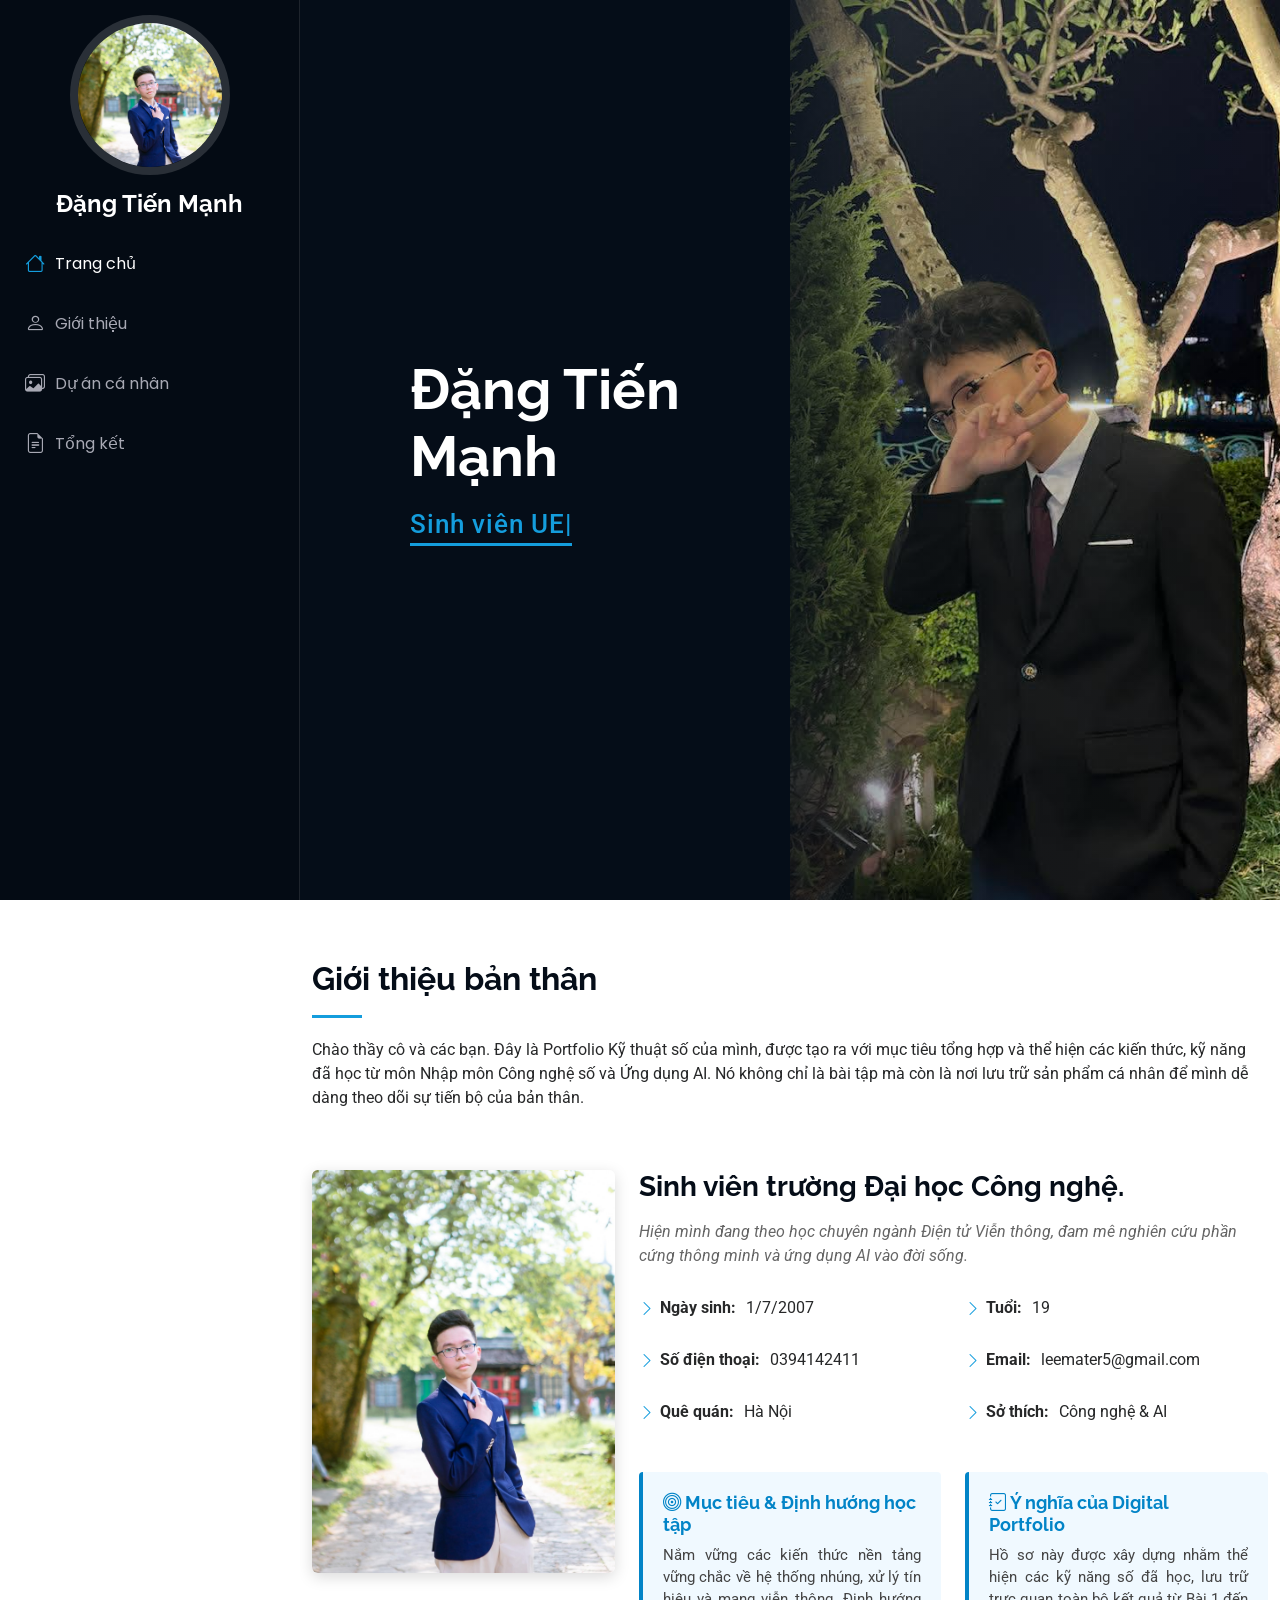
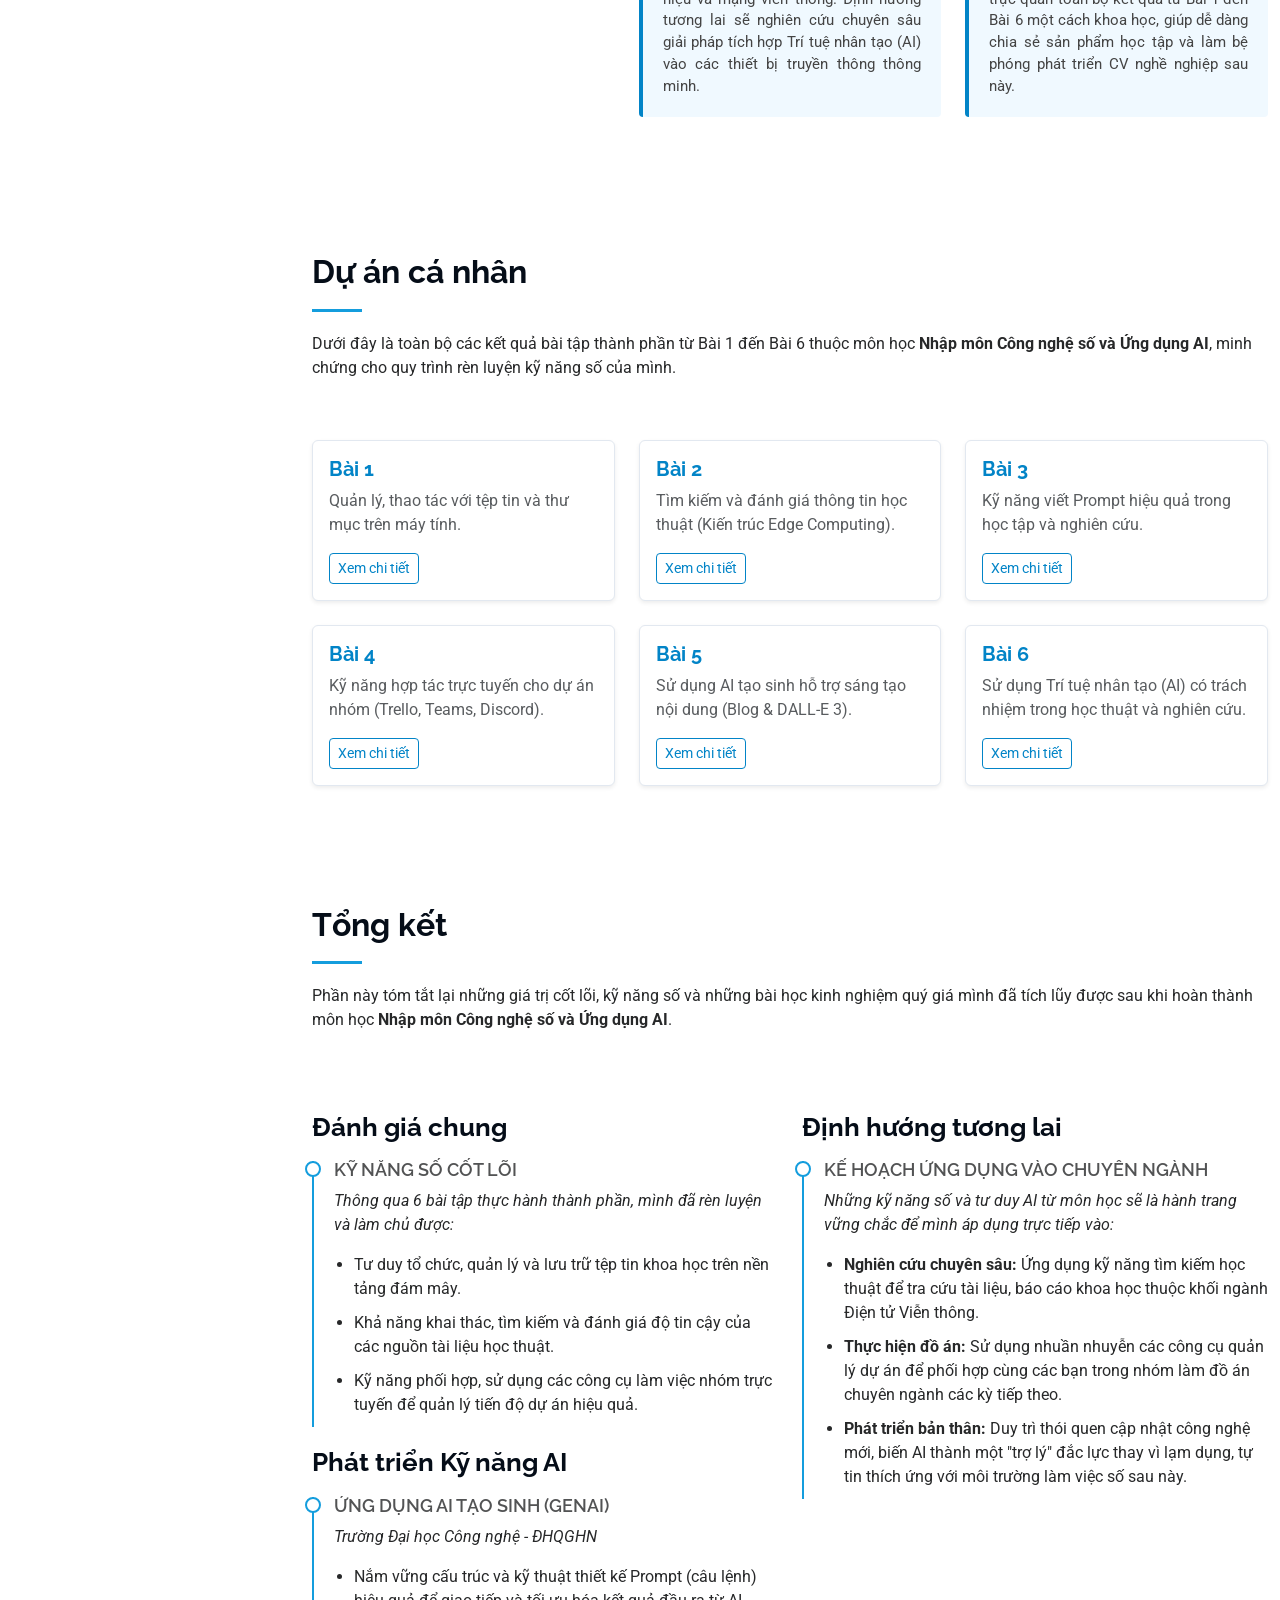
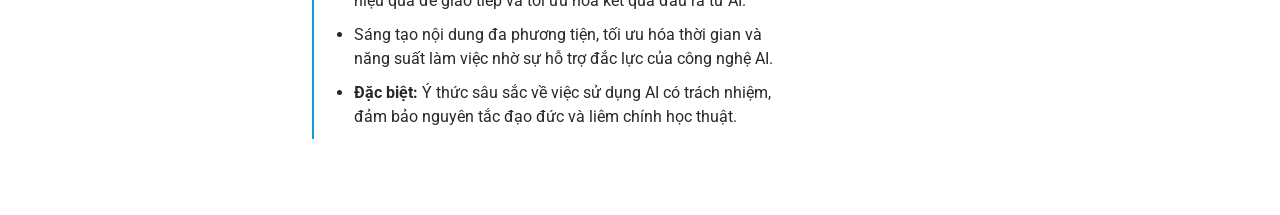
<file: index.html>
<!DOCTYPE html>
<html lang="en">

<head>
  <meta charset="utf-8">
  <meta content="width=device-width, initial-scale=1.0" name="viewport">
  <title>Index - iPortfolio Bootstrap Template</title>
  <meta content="" name="description">
  <meta content="" name="keywords">

  <link href="assets/img/favicon.png" rel="icon">
  <link href="assets/img/apple-touch-icon.png" rel="apple-touch-icon">

  <link href="https://fonts.googleapis.com" rel="preconnect">
  <link href="https://fonts.gstatic.com" rel="preconnect" crossorigin>
  <link href="https://fonts.googleapis.com/css2?family=Roboto:ital,wght@0,100;0,300;0,400;0,500;0,700;0,900;1,100;1,300;1,400;1,500;1,700;1,900&family=Poppins:ital,wght@0,100;0,200;0,300;0,400;0,500;0,600;0,700;0,800;0,900;1,100;1,200;1,300;1,400;1,500;1,600;1,700;1,800;1,900&family=Raleway:ital,wght@0,100;0,200;0,300;0,400;0,500;0,600;0,700;0,800;0,900;1,100;1,200;1,300;1,400;1,500;1,600;1,700;1,800;1,900&display=swap" rel="stylesheet">

  <link href="assets/vendor/bootstrap/css/bootstrap.min.css" rel="stylesheet">
  <link href="assets/vendor/bootstrap-icons/bootstrap-icons.css" rel="stylesheet">
  <link href="assets/vendor/aos/aos.css" rel="stylesheet">
  <link href="assets/vendor/glightbox/css/glightbox.min.css" rel="stylesheet">
  <link href="assets/vendor/swiper/swiper-bundle.min.css" rel="stylesheet">

  <link href="assets/css/main.css" rel="stylesheet">

  <style>
    .custom-portfolio-card {
      transition: all 0.3s ease;
      border: 1px solid #e2e8f0 !important;
    }
    .custom-portfolio-card:hover {
      transform: translateY(-5px);
      box-shadow: 0 10px 20px rgba(2, 132, 199, 0.1) !important;
      border-color: #cbd5e1 !important;
    }
    .text-custom-blue {
      color: #0284c7 !important;
    }
    .btn-outline-custom-blue {
      color: #0284c7;
      border-color: #0284c7;
    }
    .btn-outline-custom-blue:hover {
      background-color: #0284c7;
      border-color: #0284c7;
      color: #fff;
    }
  </style>
</head>

<body class="index-page">

  <header id="header" class="header dark-background d-flex flex-column">
    <i class="header-toggle d-xl-none bi bi-list"></i>

    <div class="profile-img">
      <img src="assets/img/anh2.jpg" alt="Avatar Đặng Tiến Mạnh" class="img-fluid rounded-circle" style="width: 160px; height: 160px; object-fit: cover;">
    </div>

    <a href="index.html" class="logo d-flex align-items-center justify-content-center">
      <h1 class="sitename">Đặng Tiến Mạnh</h1>
    </a>

  <nav id="navmenu" class="navmenu">
    <ul>
      <li><a href="#hero" class="active"><i class="bi bi-house navicon"></i>Trang chủ</a></li>
      <li><a href="#about"><i class="bi bi-person navicon"></i>Giới thiệu</a></li>
      <li><a href="#portfolio"><i class="bi bi-images navicon"></i>Dự án cá nhân</a></li>
      <li><a href="#resume"><i class="bi bi-file-earmark-text navicon"></i>Tổng kết</a></li>
    </ul>
  </nav>

  </header>

  <main class="main">

    <section id="hero" class="hero section dark-background">
      <img src="assets/img/hero-bg.jpg" alt="" data-aos="fade-in" class="">
      <div class="container" data-aos="fade-up" data-aos-delay="100">
        <h2>Đặng Tiến Mạnh</h2>
        <p><span class="typed" data-typed-items="Sinh viên UET VNU, Đam mê công nghệ số"></span><span class="typed-cursor typed-cursor--blink" aria-hidden="true"></span><span class="typed-cursor typed-cursor--blink" aria-hidden="true"></span></p>
      </div>
    </section>

    <section id="about" class="about section">
      <div class="container section-title" data-aos="fade-up">
        <h2>Giới thiệu bản thân</h2>
        <p>Chào thầy cô và các bạn. Đây là Portfolio Kỹ thuật số của mình, được tạo ra với mục tiêu tổng hợp và thể hiện các kiến thức, kỹ năng đã học từ môn Nhập môn Công nghệ số và Ứng dụng AI. Nó không chỉ là bài tập mà còn là nơi lưu trữ sản phẩm cá nhân để mình dễ dàng theo dõi sự tiến bộ của bản thân.</p>
      </div>
      
      <div class="container" data-aos="fade-up" data-aos-delay="100">
        <div class="row gy-4 justify-content-center">
          
          <div class="col-lg-4">
            <img src="assets/img/anh2.jpg" class="img-fluid rounded" alt="Đặng Tiến Mạnh" style="width: 100%; object-fit: cover; box-shadow: 0px 4px 15px rgba(0,0,0,0.15);">
          </div>
          
          <div class="col-lg-8 content">
            <h3 style="font-weight: 700; color: #050d18;">Sinh viên trường Đại học Công nghệ.</h3>
            <p class="fst-italic py-2" style="color: #666;">
              Hiện mình đang theo học chuyên ngành Điện tử Viễn thông, đam mê nghiên cứu phần cứng thông minh và ứng dụng AI vào đời sống.
            </p>
            
            <div class="row mb-4">
              <div class="col-lg-6">
                <ul style="list-style: none; padding-left: 0; line-height: 2;">
                  <li><i class="bi bi-chevron-right" style="color: var(--accent-color);"></i> <strong>Ngày sinh:</strong> <span>1/7/2007</span></li>
                  <li><i class="bi bi-chevron-right" style="color: var(--accent-color);"></i> <strong>Số điện thoại:</strong> <span>0394142411</span></li>
                  <li><i class="bi bi-chevron-right" style="color: var(--accent-color);"></i> <strong>Quê quán:</strong> <span>Hà Nội</span></li>
                </ul>
              </div>
              <div class="col-lg-6">
                <ul style="list-style: none; padding-left: 0; line-height: 2;">
                  <li><i class="bi bi-chevron-right" style="color: var(--accent-color);"></i> <strong>Tuổi:</strong> <span>19</span></li>
                  <li><i class="bi bi-chevron-right" style="color: var(--accent-color);"></i> <strong>Email:</strong> <span>leemater5@gmail.com</span></li>
                  <li><i class="bi bi-chevron-right" style="color: var(--accent-color);"></i> <strong>Sở thích:</strong> <span>Công nghệ & AI</span></li>
                </ul>
              </div>
            </div>

            <div class="row">
              <div class="col-md-6 mb-3">
                <div style="background: #f0f9ff; padding: 20px; border-left: 4px solid #0284c7; border-radius: 4px; height: 100%;">
                  <h4 style="font-size: 18px; font-weight: 700; color: #0284c7; margin-bottom: 10px;">
                    <i class="bi bi-bullseye"></i> Mục tiêu & Định hướng học tập
                  </h4>
                  <p style="font-size: 14.5px; text-align: justify; color: #444; line-height: 1.5; margin: 0;">
                    Nắm vững các kiến thức nền tảng vững chắc về hệ thống nhúng, xử lý tín hiệu và mạng viễn thông. Định hướng tương lai sẽ nghiên cứu chuyên sâu giải pháp tích hợp Trí tuệ nhân tạo (AI) vào các thiết bị truyền thông thông minh.
                  </p>
                </div>
              </div>

              <div class="col-md-6 mb-3">
                <div style="background: #f0f9ff; padding: 20px; border-left: 4px solid #0284c7; border-radius: 4px; height: 100%;">
                  <h4 style="font-size: 18px; font-weight: 700; color: #0284c7; margin-bottom: 10px;">
                    <i class="bi bi-journal-check"></i> Ý nghĩa của Digital Portfolio
                  </h4>
                  <p style="font-size: 14.5px; text-align: justify; color: #444; line-height: 1.5; margin: 0;">
                    Hồ sơ này được xây dựng nhằm thể hiện các kỹ năng số đã học, lưu trữ trực quan toàn bộ kết quả từ Bài 1 đến Bài 6 một cách khoa học, giúp dễ dàng chia sẻ sản phẩm học tập và làm bệ phóng phát triển CV nghề nghiệp sau này.
                  </p>
                </div>
              </div>
            </div>
          </div>
        </div>
      </div>
    </section>

    <section id="portfolio" class="services section">
      <div class="container section-title" data-aos="fade-up">
        <h2>Dự án cá nhân</h2>
        <p>Dưới đây là toàn bộ các kết quả bài tập thành phần từ Bài 1 đến Bài 6 thuộc môn học <strong>Nhập môn Công nghệ số và Ứng dụng AI</strong>, minh chứng cho quy trình rèn luyện kỹ năng số của mình.</p>
      </div>

      <div class="container">
        <div class="row g-4">

          <div class="col-md-4">
            <div class="card h-100 shadow-sm border-0 custom-portfolio-card">
              <div class="card-body">
                <h5 class="card-title fw-bold text-custom-blue">Bài 1</h5>
                <p class="card-text text-muted">Quản lý, thao tác với tệp tin và thư mục trên máy tính.</p>
                <a href="bai1.html" class="btn btn-outline-custom-blue btn-sm">Xem chi tiết</a>
              </div>
            </div>
          </div>

          <div class="col-md-4">
            <div class="card h-100 shadow-sm border-0 custom-portfolio-card">
              <div class="card-body">
                <h5 class="card-title fw-bold text-custom-blue">Bài 2</h5>
                <p class="card-text text-muted">Tìm kiếm và đánh giá thông tin học thuật (Kiến trúc Edge Computing).</p>
                <a href="bai2.html" class="btn btn-outline-custom-blue btn-sm">Xem chi tiết</a>
              </div>
            </div>
          </div>

          <div class="col-md-4">
            <div class="card h-100 shadow-sm border-0 custom-portfolio-card">
              <div class="card-body">
                <h5 class="card-title fw-bold text-custom-blue">Bài 3</h5>
                <p class="card-text text-muted">Kỹ năng viết Prompt hiệu quả trong học tập và nghiên cứu.</p>
                <a href="bai3.html" class="btn btn-outline-custom-blue btn-sm">Xem chi tiết</a>
              </div>
            </div>
          </div>

          <div class="col-md-4">
            <div class="card h-100 shadow-sm border-0 custom-portfolio-card">
              <div class="card-body">
                <h5 class="card-title fw-bold text-custom-blue">Bài 4</h5>
                <p class="card-text text-muted">Kỹ năng hợp tác trực tuyến cho dự án nhóm (Trello, Teams, Discord).</p>
                <a href="bai4.html" class="btn btn-outline-custom-blue btn-sm">Xem chi tiết</a>
              </div>
            </div>
          </div>

          <div class="col-md-4">
            <div class="card h-100 shadow-sm border-0 custom-portfolio-card">
              <div class="card-body">
                <h5 class="card-title fw-bold text-custom-blue">Bài 5</h5>
                <p class="card-text text-muted">Sử dụng AI tạo sinh hỗ trợ sáng tạo nội dung (Blog & DALL-E 3).</p>
                <a href="bai5.html" class="btn btn-outline-custom-blue btn-sm">Xem chi tiết</a>
              </div>
            </div>
          </div>

          <div class="col-md-4">
            <div class="card h-100 shadow-sm border-0 custom-portfolio-card">
              <div class="card-body">
                <h5 class="card-title fw-bold text-custom-blue">Bài 6</h5>
                <p class="card-text text-muted">Sử dụng Trí tuệ nhân tạo (AI) có trách nhiệm trong học thuật và nghiên cứu.</p>
                <a href="bai6.html" class="btn btn-outline-custom-blue btn-sm">Xem chi tiết</a>
              </div>
            </div>
          </div>

        </div>
      </div>
    </section>

    <section id="resume" class="resume section">
      <div class="container section-title" data-aos="fade-up">
        <h2>Tổng kết</h2>
        <p>Phần này tóm tắt lại những giá trị cốt lõi, kỹ năng số và những bài học kinh nghiệm quý giá mình đã tích lũy được sau khi hoàn thành môn học <strong>Nhập môn Công nghệ số và Ứng dụng AI</strong>.</p>
      </div>
      
      <div class="container">
        <div class="row">
          <div class="col-lg-6" data-aos="fade-up" data-aos-delay="100">
            <h3 class="resume-title">Đánh giá chung</h3>
            <div class="resume-item pb-0">
              <h4>Kỹ năng số cốt lõi</h4>
              <p><em>Thông qua 6 bài tập thực hành thành phần, mình đã rèn luyện và làm chủ được:</em></p>
              <ul>
                <li>Tư duy tổ chức, quản lý và lưu trữ tệp tin khoa học trên nền tảng đám mây.</li>
                <li>Khả năng khai thác, tìm kiếm và đánh giá độ tin cậy của các nguồn tài liệu học thuật.</li>
                <li>Kỹ năng phối hợp, sử dụng các công cụ làm việc nhóm trực tuyến để quản lý tiến độ dự án hiệu quả.</li>
              </ul>
            </div>

            <h3 class="resume-title">Phát triển Kỹ năng AI</h3>
            <div class="resume-item">
              <h4>Ứng dụng AI tạo sinh (GenAI)</h4>
              <p><em>Trường Đại học Công nghệ - ĐHQGHN</em></p>
              <ul>
                <li>Nắm vững cấu trúc và kỹ thuật thiết kế Prompt (câu lệnh) hiệu quả để giao tiếp và tối ưu hóa kết quả đầu ra từ AI.</li>
                <li>Sáng tạo nội dung đa phương tiện, tối ưu hóa thời gian và năng suất làm việc nhờ sự hỗ trợ đắc lực của công nghệ AI.</li>
                <li><strong>Đặc biệt:</strong> Ý thức sâu sắc về việc sử dụng AI có trách nhiệm, đảm bảo nguyên tắc đạo đức và liêm chính học thuật.</li>
              </ul>
            </div>
          </div>

          <div class="col-lg-6" data-aos="fade-up" data-aos-delay="200">
            <h3 class="resume-title">Định hướng tương lai</h3>
            <div class="resume-item">
              <h4>Kế hoạch ứng dụng vào chuyên ngành</h4>
              <p><em>Những kỹ năng số và tư duy AI từ môn học sẽ là hành trang vững chắc để mình áp dụng trực tiếp vào:</em></p>
              <ul>
                <li><strong>Nghiên cứu chuyên sâu:</strong> Ứng dụng kỹ năng tìm kiếm học thuật để tra cứu tài liệu, báo cáo khoa học thuộc khối ngành Điện tử Viễn thông.</li>
                <li><strong>Thực hiện đồ án:</strong> Sử dụng nhuần nhuyễn các công cụ quản lý dự án để phối hợp cùng các bạn trong nhóm làm đồ án chuyên ngành các kỳ tiếp theo.</li>
                <li><strong>Phát triển bản thân:</strong> Duy trì thói quen cập nhật công nghệ mới, biến AI thành một "trợ lý" đắc lực thay vì lạm dụng, tự tin thích ứng với môi trường làm việc số sau này.</li>
              </ul>
            </div>
          </div>
        </div>
      </div>
    </section>

  </main>



  <a href="#" id="scroll-top" class="scroll-top d-flex align-items-center justify-content-center"><i class="bi bi-arrow-up-short"></i></a>

  <div id="preloader"></div>

  <script src="assets/vendor/bootstrap/js/bootstrap.bundle.min.js"></script>
  <script src="assets/vendor/php-email-form/validate.js"></script>
  <script src="assets/vendor/aos/aos.js"></script>
  <script src="assets/vendor/typed.js/typed.umd.js"></script>
  <script src="assets/vendor/purecounter/purecounter_vanilla.js"></script>
  <script src="assets/vendor/waypoints/noframework.waypoints.js"></script>
  <script src="assets/vendor/glightbox/js/glightbox.min.js"></script>
  <script src="assets/vendor/imagesloaded/imagesloaded.pkgd.min.js"></script>
  <script src="assets/vendor/isotope-layout/isotope.pkgd.min.js"></script>
  <script src="assets/vendor/swiper/swiper-bundle.min.js"></script>

  <script src="assets/js/main.js"></script>

</body>

</html>
</file>
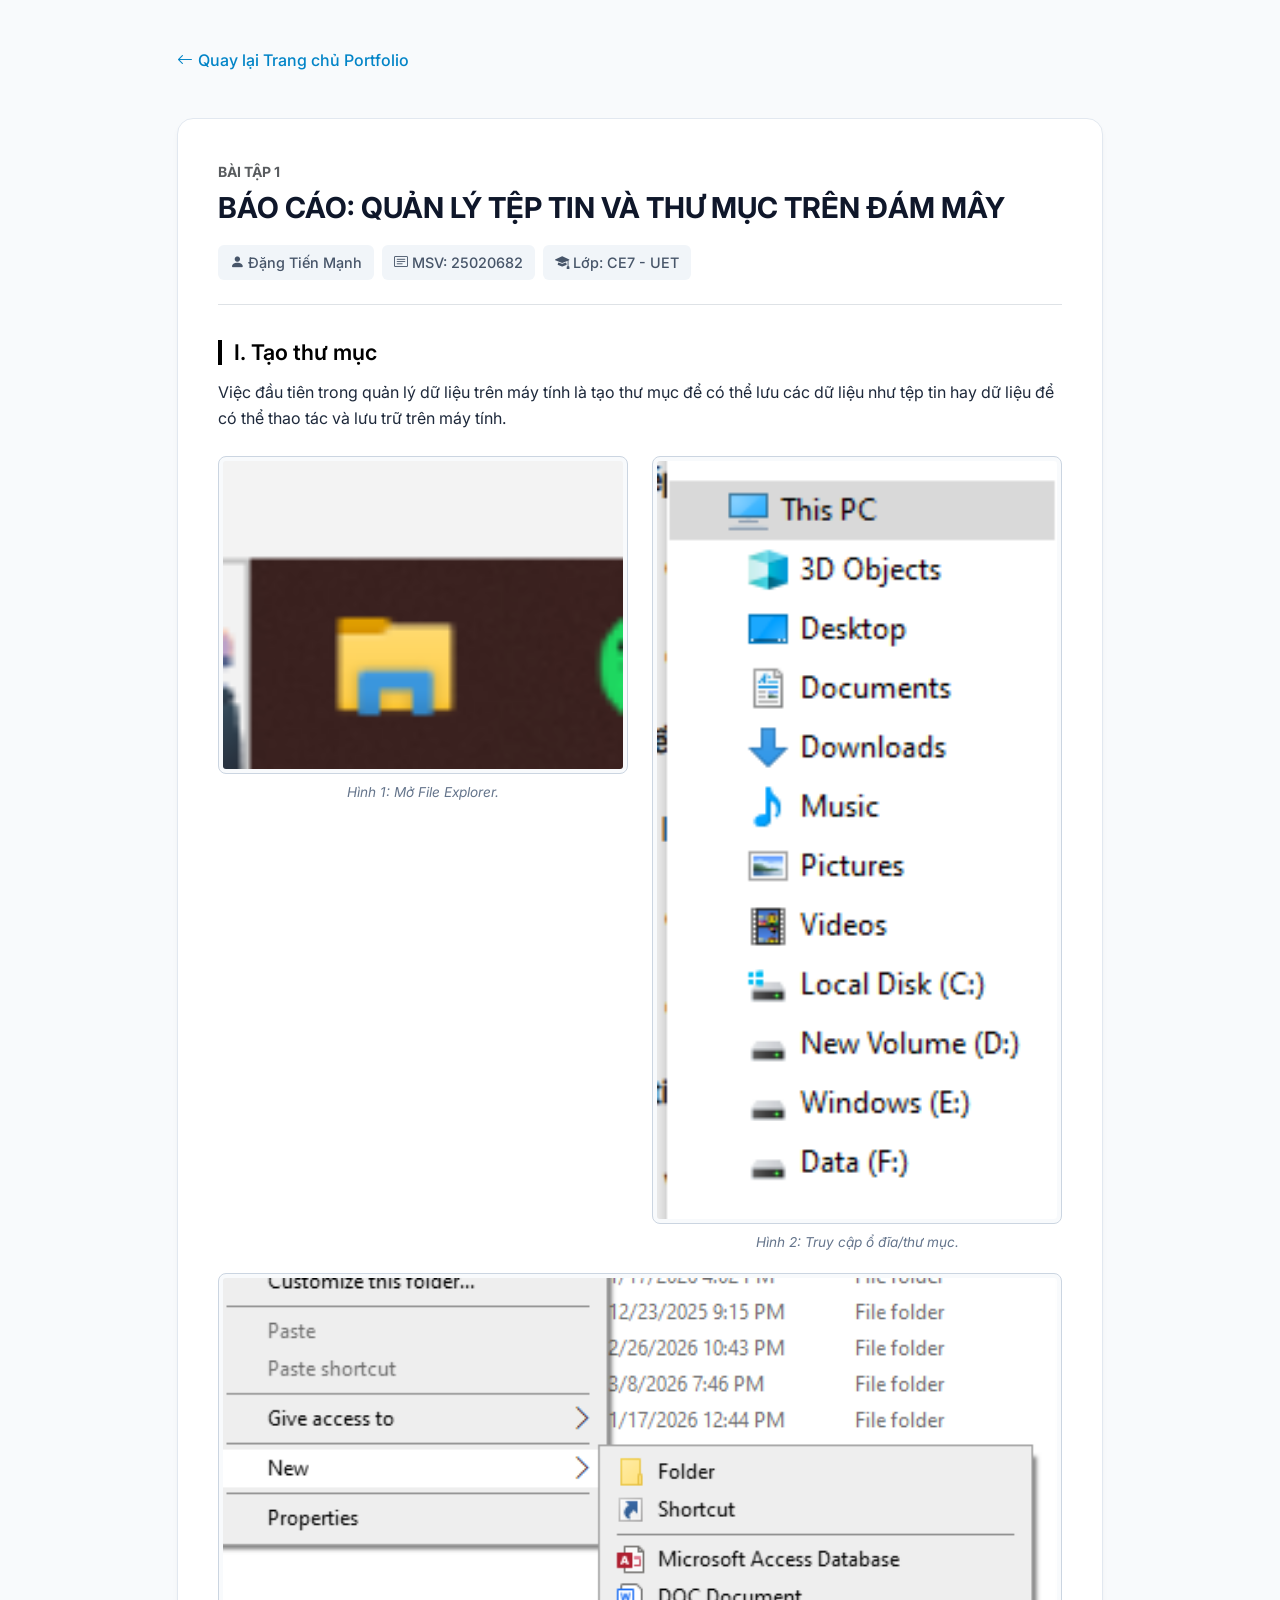
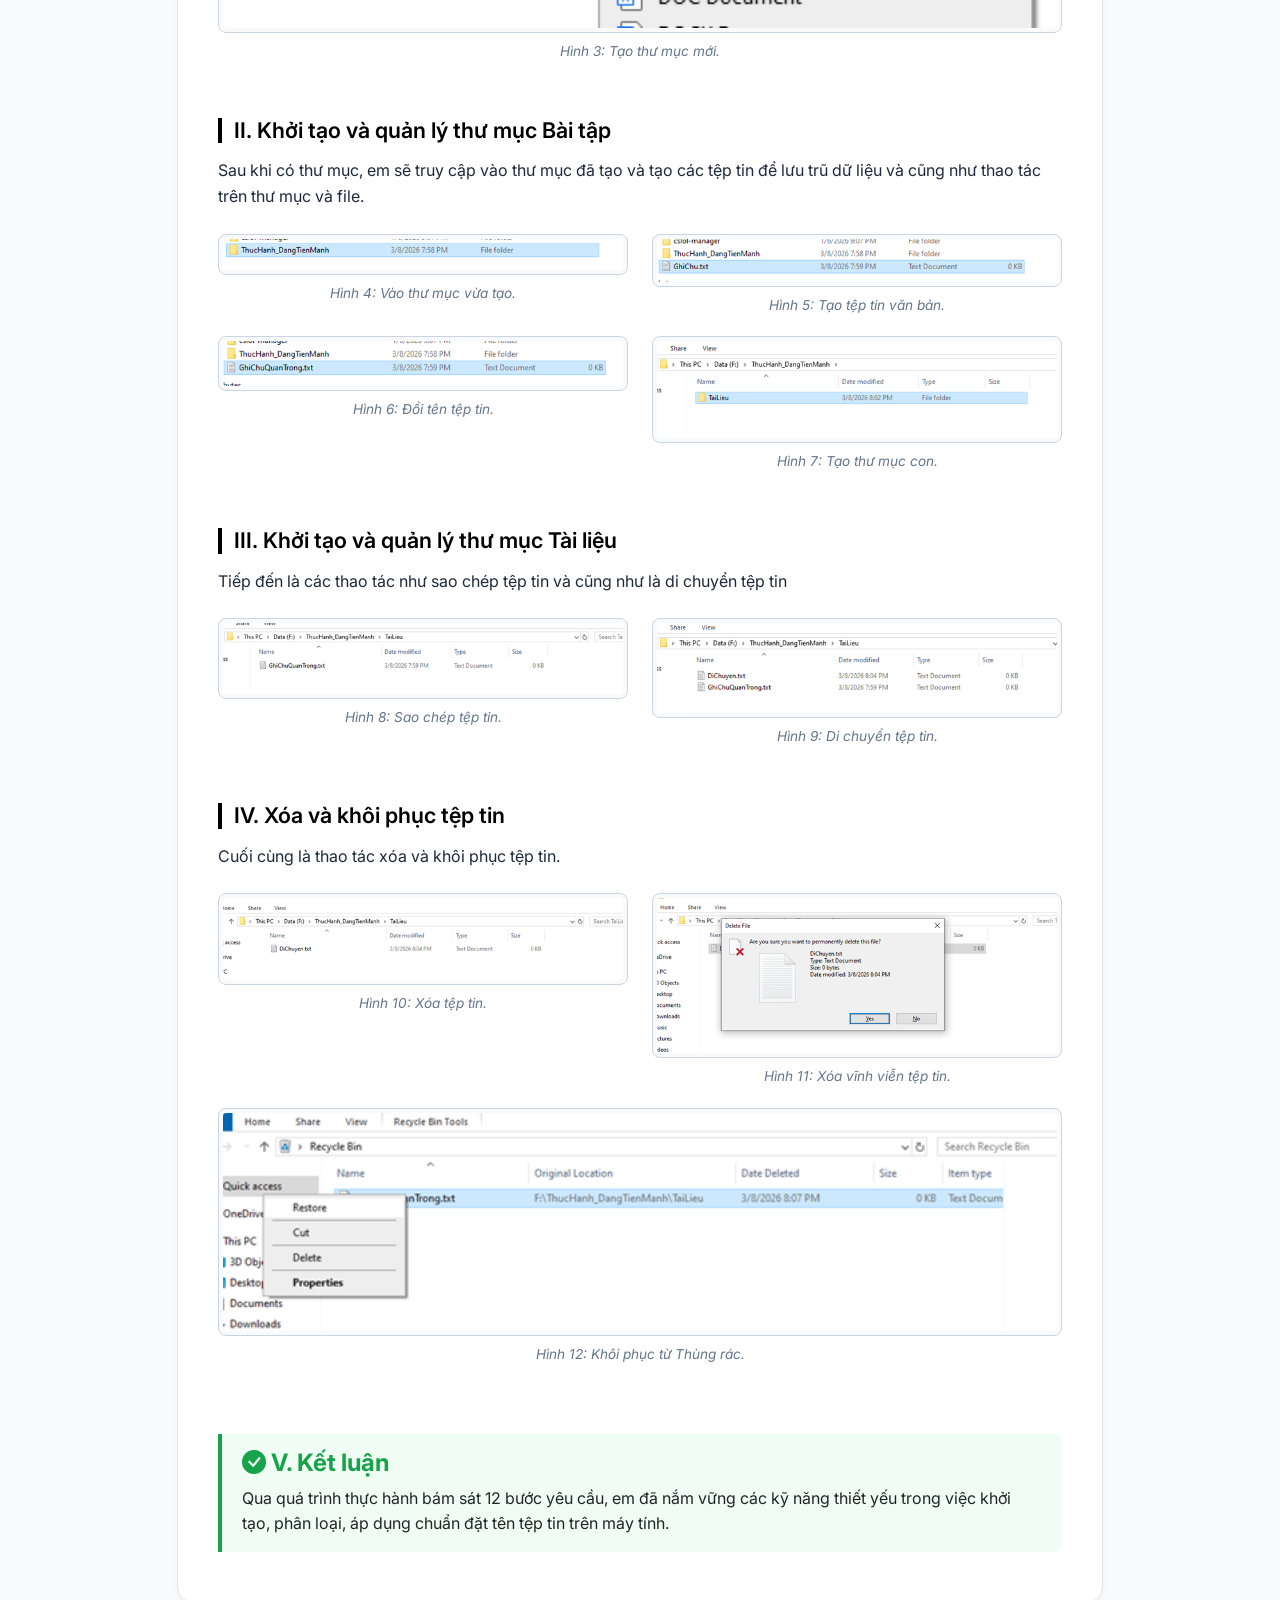
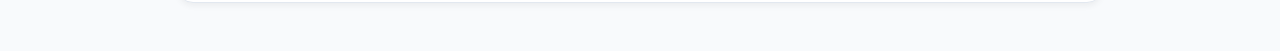
<file: bai1.html>
<!DOCTYPE html>
<html lang="vi">
<head>
  <meta charset="UTF-8">
  <meta name="viewport" content="width=device-width, initial-scale=1.0">
  <title>Bài 1: Quản lý tệp tin & thư mục - Đặng Tiến Mạnh</title>
  
  <link href="https://cdn.jsdelivr.net/npm/bootstrap@5.3.2/dist/css/bootstrap.min.css" rel="stylesheet">
  <link rel="stylesheet" href="https://cdn.jsdelivr.net/npm/bootstrap-icons@1.11.2/font/bootstrap-icons.css">
  <link href="https://fonts.googleapis.com/css2?family=Inter:wght@300;400;500;600;700&display=swap" rel="stylesheet">

  <style>
    body {
      font-family: 'Inter', sans-serif;
      background-color: #f8fafc;
      color: #1e293b;
      line-height: 1.6;
    }
    .back-btn {
      text-decoration: none;
      color: #0284c7;
      font-weight: 500;
      display: inline-flex;
      align-items: center;
      gap: 5px;
      transition: 0.3s;
    }
    .back-btn:hover {
      color: #0369a1;
      transform: translateX(-3px);
    }
    .report-card {
      background: #ffffff;
      border-radius: 16px;
      border: 1px solid #e2e8f0;
      padding: 40px;
      margin-top: 20px;
      box-shadow: 0 4px 6px -1px rgba(0, 0, 0, 0.05);
    }
    h1 { color: #0f172a; font-weight: 700; font-size: 1.8rem; line-height: 1.4; }
    
    h2 { 
      color: #000000; 
      font-weight: 600; 
      font-size: 1.35rem; 
      margin-top: 35px; 
      margin-bottom: 15px; 
      border-left: 4px solid #000000; 
      padding-left: 12px; 
    }
    
    .badge-student { background-color: #f1f5f9; color: #475569; padding: 6px 12px; border-radius: 6px; font-size: 0.9rem; font-weight: 500; }
    .img-evidence { border: 1px solid #cbd5e1; border-radius: 8px; padding: 4px; background: #f8fafc; width: 100%; object-fit: cover; }
    .img-caption { font-style: italic; color: #64748b; font-size: 0.85rem; text-align: center; margin-top: 8px; margin-bottom: 20px; padding: 0 10px; }
    
    .highlight-box-green { 
      background-color: #f0fdf4; 
      border-left: 4px solid #16a34a; 
      padding: 15px 20px; 
      border-radius: 0 8px 8px 0; 
      margin: 30px 0 10px 0; 
    }
    .text-custom-green { color: #16a34a !important; }
  </style>
</head>
<body>

  <div class="container py-5" style="max-width: 950px;">
    
    <a href="index.html#portfolio" class="back-btn mb-4">
      <i class="bi bi-arrow-left"></i> Quay lại Trang chủ Portfolio
    </a>

    <div class="report-card">
      <div class="border-bottom pb-4 mb-4">
        <span class="text-uppercase text-muted small fw-bold">Bài tập 1</span>
        <h1 class="mt-1">BÁO CÁO: QUẢN LÝ TỆP TIN VÀ THƯ MỤC TRÊN ĐÁM MÂY</h1>
        <div class="d-flex flex-wrap gap-2 mt-3">
          <span class="badge-student"><i class="bi bi-person-fill"></i> Đặng Tiến Mạnh</span>
          <span class="badge-student"><i class="bi bi-card-text"></i> MSV: 25020682</span>
          <span class="badge-student"><i class="bi bi-mortarboard-fill"></i> Lớp: CE7 - UET</span>
        </div>
      </div>

      <h2>I. Tạo thư mục</h2>
      <p>Việc đầu tiên trong quản lý dữ liệu trên máy tính là tạo thư mục để có thể lưu các dữ liệu như tệp tin hay dữ liệu để có thể thao tác và lưu trữ trên máy tính.</p>
      
      <div class="row mt-4">
        <div class="col-md-6">
          <img src="bai1/anh1.png" alt="Minh chứng 1" class="img-evidence">
          <div class="img-caption">Hình 1: Mở File Explorer.</div>
        </div>
        <div class="col-md-6">
          <img src="bai1/anh2.png" alt="Minh chứng 2" class="img-evidence">
          <div class="img-caption">Hình 2: Truy cập ổ đĩa/thư mục.</div>
        </div>
        <div class="col-md-12">
          <img src="bai1/anh3.png" alt="Minh chứng 3" class="img-evidence" style="max-height: 400px; object-fit: contain;">
          <div class="img-caption">Hình 3:  Tạo thư mục mới.</div>
        </div>
      </div>

      <h2>II. Khởi tạo và quản lý thư mục Bài tập</h2>
      <p>Sau khi có thư mục, em sẽ truy cập vào thư mục đã tạo và tạo các tệp tin để lưu trũ dữ liệu và cũng như thao tác trên thư mục và file.</p>
      
      <div class="row mt-4">
        <div class="col-md-6">
          <img src="bai1/anh4.png" alt="Minh chứng 4" class="img-evidence">
          <div class="img-caption">Hình 4:  Vào thư mục vừa tạo.</div>
        </div>
        <div class="col-md-6">
          <img src="bai1/anh5.png" alt="Minh chứng 5" class="img-evidence">
          <div class="img-caption">Hình 5: Tạo tệp tin văn bản.</div>
        </div>
        <div class="col-md-6">
          <img src="bai1/anh6.png" alt="Minh chứng 6" class="img-evidence">
          <div class="img-caption">Hình 6: Đổi tên tệp tin.</div>
        </div>
        <div class="col-md-6">
          <img src="bai1/anh7.png" alt="Minh chứng 7" class="img-evidence">
          <div class="img-caption">Hình 7: Tạo thư mục con.</div>
        </div>
      </div>

      <h2>III. Khởi tạo và quản lý thư mục Tài liệu</h2>
      <p>Tiếp đến là các thao tác như sao chép tệp tin và cũng như là di chuyển tệp tin </p>
      
      <div class="row mt-4">
        <div class="col-md-6">
          <img src="bai1/anh8.png" alt="Minh chứng 8" class="img-evidence">
          <div class="img-caption">Hình 8: Sao chép tệp tin.</div>
        </div>
        <div class="col-md-6">
          <img src="bai1/anh9.png" alt="Minh chứng 9" class="img-evidence">
          <div class="img-caption">Hình 9: Di chuyển tệp tin.</div>
        </div>
      </div>

      <h2>IV. Xóa và khôi phục tệp tin </h2>
      <p>Cuối cùng là thao tác xóa và khôi phục tệp tin.</p>
      
      <div class="row mt-4">
        <div class="col-md-6">
          <img src="bai1/anh10.png" alt="Minh chứng 10" class="img-evidence">
          <div class="img-caption">Hình 10: Xóa tệp tin.</div>
        </div>
        <div class="col-md-6">
          <img src="bai1/anh11.png" alt="Minh chứng 11" class="img-evidence">
          <div class="img-caption">Hình 11: Xóa vĩnh viễn tệp tin.</div>
        </div>
        <div class="col-md-12">
          <img src="bai1/anh12.png" alt="Minh chứng 12" class="img-evidence" style="max-height: 400px; object-fit: contain;">
          <div class="img-caption">Hình 12: Khôi phục từ Thùng rác.</div>
        </div>
      </div>

      <div class="highlight-box-green mt-5">
        <h4 class="fw-bold mb-2 text-custom-green"><i class="bi bi-check-circle-fill"></i> V. Kết luận</h4>
        <p class="m-0 text-dark">Qua quá trình thực hành bám sát 12 bước yêu cầu, em đã nắm vững các kỹ năng thiết yếu trong việc khởi tạo, phân loại, áp dụng chuẩn đặt tên tệp tin trên máy tính.</p>
      </div>

    </div>
  </div>

  <script src="https://cdn.jsdelivr.net/npm/bootstrap@5.3.2/dist/js/bootstrap.bundle.min.js"></script>
</body>
</html>
</file>
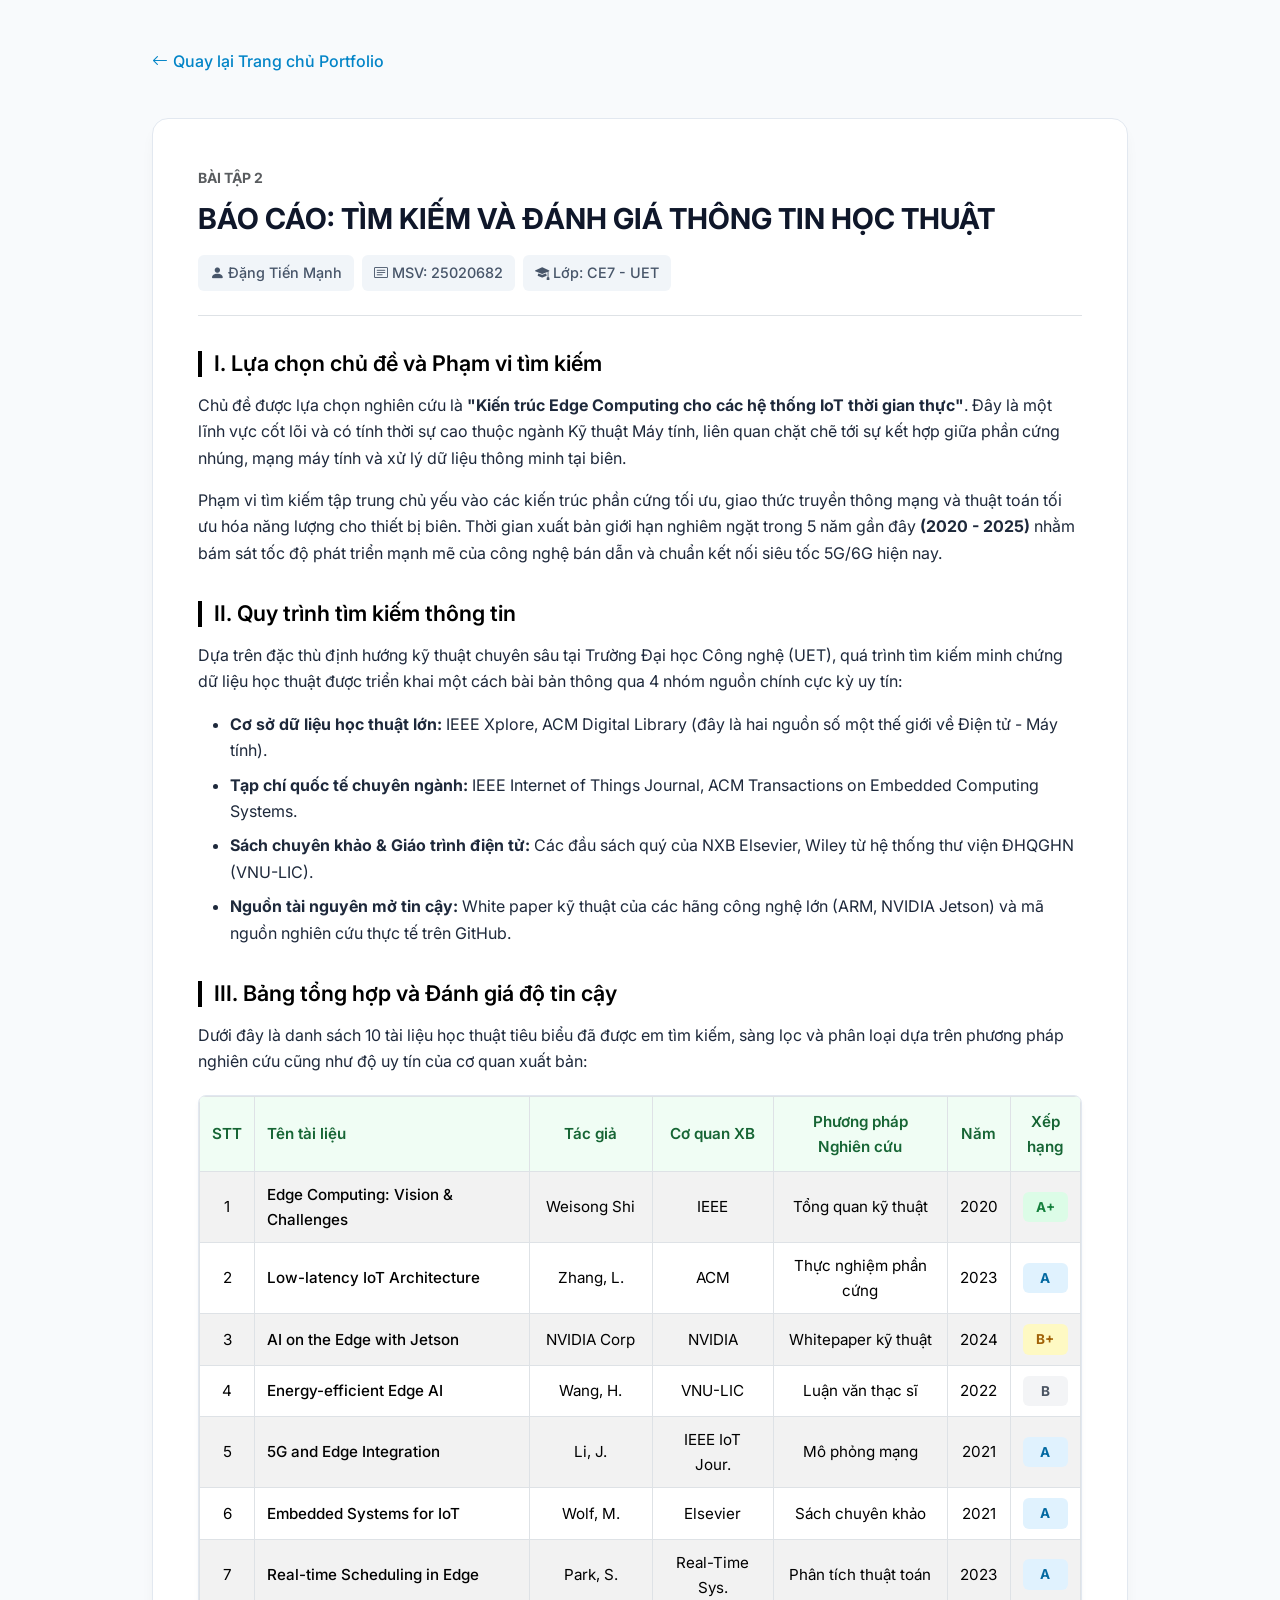
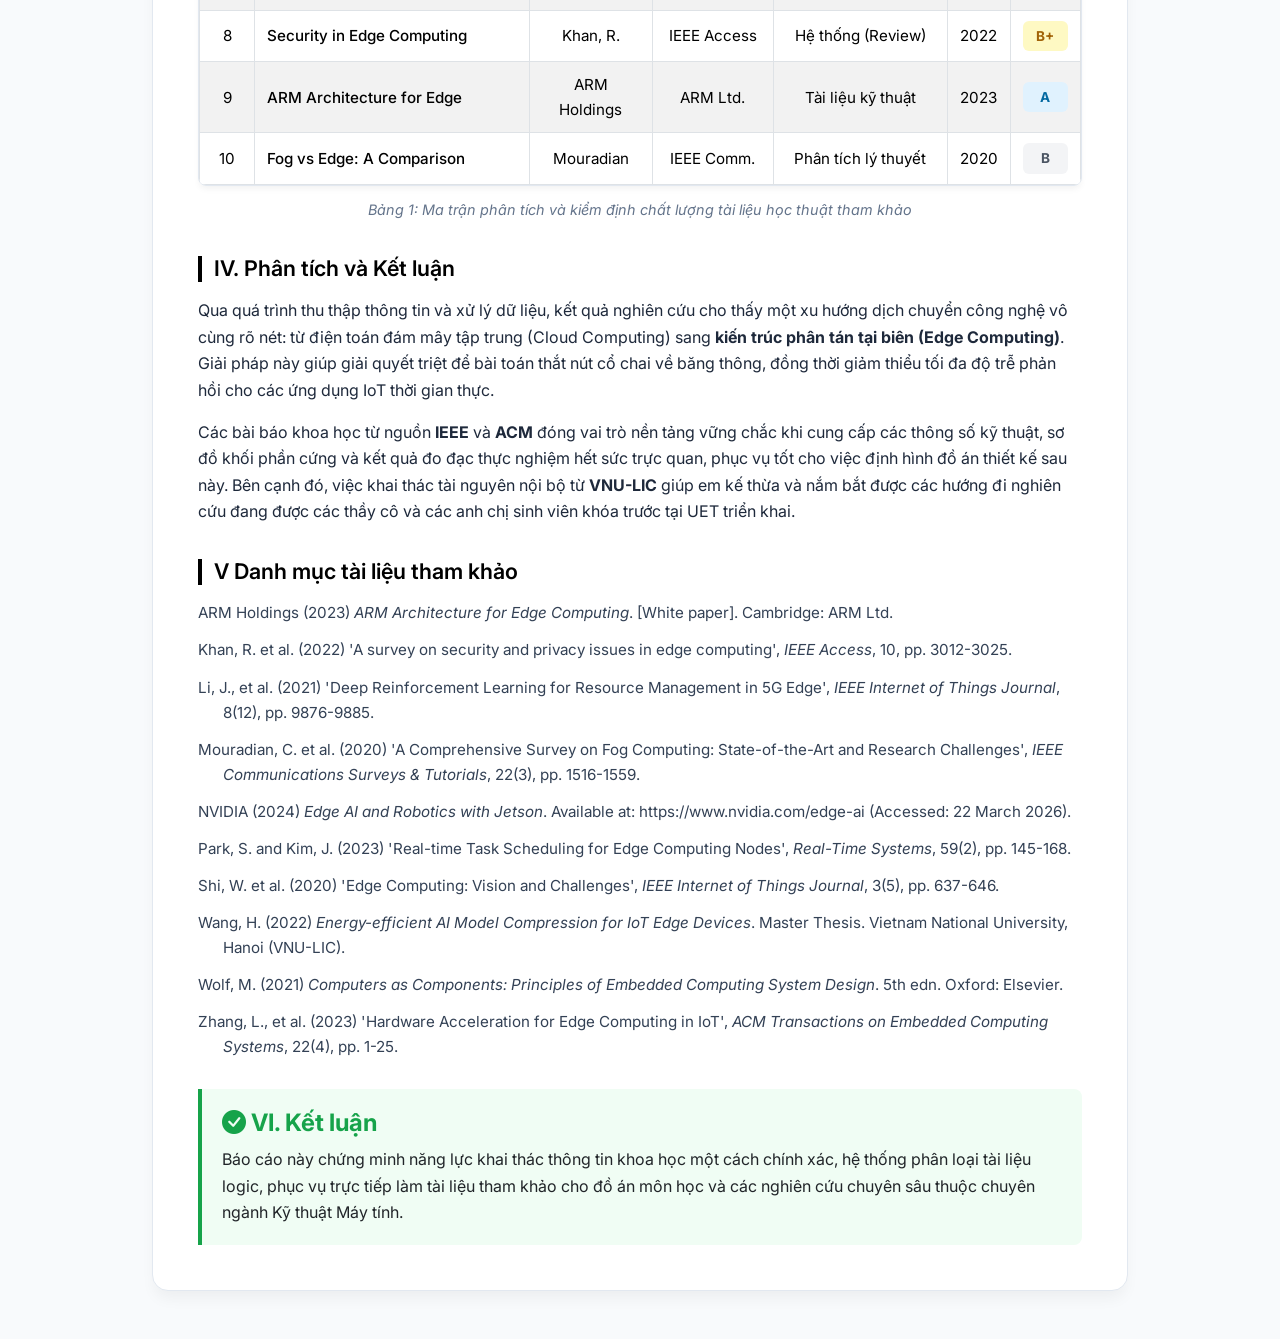
<file: bai2.html>
<!DOCTYPE html>
<html lang="vi">
<head>
  <meta charset="UTF-8">
  <meta name="viewport" content="width=device-width, initial-scale=1.0">
  <title>Bài 2: Tìm kiếm & Đánh giá Thông tin Học thuật - Đặng Tiến Mạnh</title>
  
  <link href="https://cdn.jsdelivr.net/npm/bootstrap@5.3.2/dist/css/bootstrap.min.css" rel="stylesheet">
  <link rel="stylesheet" href="https://cdn.jsdelivr.net/npm/bootstrap-icons@1.11.2/font/bootstrap-icons.css">
  <link href="https://fonts.googleapis.com/css2?family=Inter:wght@300;400;500;600;700&display=swap" rel="stylesheet">

  <style>
    body {
      font-family: 'Inter', sans-serif;
      background-color: #f8fafc;
      color: #1e293b;
      line-height: 1.65;
    }
    .back-btn {
      text-decoration: none;
      color: #0284c7;
      font-weight: 500;
      display: inline-flex;
      align-items: center;
      gap: 5px;
      transition: 0.3s;
    }
    .back-btn:hover {
      color: #0369a1;
      transform: translateX(-3px);
    }
    .report-card {
      background: #ffffff;
      border-radius: 16px;
      border: 1px solid #e2e8f0;
      padding: 45px;
      margin-top: 20px;
      box-shadow: 0 10px 15px -3px rgba(0, 0, 0, 0.05);
    }
    h1 { color: #0f172a; font-weight: 700; font-size: 1.8rem; line-height: 1.4; }
    
    /* ĐÃ SỬA CÁC MỤC LỚN H2 THÀNH MÀU ĐEN */
    h2 { 
      color: #000000; 
      font-weight: 600; 
      font-size: 1.35rem; 
      margin-top: 35px; 
      margin-bottom: 15px; 
      border-left: 4px solid #000000; 
      padding-left: 12px; 
    }
    
    .badge-student { background-color: #f1f5f9; color: #475569; padding: 6px 12px; border-radius: 6px; font-size: 0.9rem; font-weight: 500; }
    
    /* Custom style cho bảng học thuật */
    .table-responsive { border-radius: 8px; overflow: hidden; border: 1px solid #e2e8f0; margin-top: 20px; box-shadow: 0 4px 6px -1px rgba(0, 0, 0, 0.05); }
    .table { margin-bottom: 0; font-size: 0.95rem; }
    .table th { background-color: #f0fdf4 !important; color: #166534; font-weight: 600; vertical-align: middle; padding: 12px; }
    .table td { vertical-align: middle; padding: 10px 12px; }
    
    /* Màu sắc nhãn xếp hạng học thuật */
    .rank-badge { padding: 4px 10px; border-radius: 6px; font-weight: 700; font-size: 0.85rem; text-align: center; display: inline-block; min-width: 45px; }
    .rank-aplus { background-color: #dcfce7; color: #15803d; }
    .rank-a { background-color: #e0f2fe; color: #0369a1; }
    .rank-bplus { background-color: #fef9c3; color: #a16207; }
    .rank-b { background-color: #f3f4f6; color: #4b5563; }

    .table-caption { font-style: italic; color: #64748b; font-size: 0.9rem; text-align: center; margin-top: 12px; margin-bottom: 25px; }
    
    .ref-list { padding-left: 0; list-style: none; margin-top: 15px; }
    .ref-list li { padding-left: 25px; text-indent: -25px; margin-bottom: 12px; font-size: 0.95rem; color: #334155; }
    
    /* STYLE HỘP KẾT LUẬN MÀU XANH LÁ */
    .highlight-box-green { 
      background-color: #f0fdf4; /* Nền xanh lá nhạt */
      border-left: 4px solid #16a34a; /* Viền xanh lá đậm */
      padding: 20px; 
      border-radius: 0 8px 8px 0; 
      margin-top: 30px; 
    }
    .text-custom-green { color: #16a34a !important; } /* Chữ và icon xanh lá */
  </style>
</head>
<body>

  <div class="container py-5" style="max-width: 1000px;">
    
    <a href="index.html#portfolio" class="back-btn mb-4">
      <i class="bi bi-arrow-left"></i> Quay lại Trang chủ Portfolio
    </a>

    <div class="report-card">
      <div class="border-bottom pb-4 mb-4">
        <span class="text-uppercase text-muted small fw-bold tracking-wider">Bài tập 2</span>
        <h1 class="mt-2">BÁO CÁO: TÌM KIẾM VÀ ĐÁNH GIÁ THÔNG TIN HỌC THUẬT</h1>
        <div class="d-flex flex-wrap gap-2 mt-3">
          <span class="badge-student"><i class="bi bi-person-fill"></i> Đặng Tiến Mạnh</span>
          <span class="badge-student"><i class="bi bi-card-text"></i> MSV: 25020682</span>
          <span class="badge-student"><i class="bi bi-mortarboard-fill"></i> Lớp: CE7 - UET</span>
        </div>
      </div>

      <h2>I. Lựa chọn chủ đề và Phạm vi tìm kiếm</h2>
      <p>Chủ đề được lựa chọn nghiên cứu là <strong>"Kiến trúc Edge Computing cho các hệ thống IoT thời gian thực"</strong>. Đây là một lĩnh vực cốt lõi và có tính thời sự cao thuộc ngành Kỹ thuật Máy tính, liên quan chặt chẽ tới sự kết hợp giữa phần cứng nhúng, mạng máy tính và xử lý dữ liệu thông minh tại biên.</p>
      <p>Phạm vi tìm kiếm tập trung chủ yếu vào các kiến trúc phần cứng tối ưu, giao thức truyền thông mạng và thuật toán tối ưu hóa năng lượng cho thiết bị biên. Thời gian xuất bản giới hạn nghiêm ngặt trong 5 năm gần đây <strong>(2020 - 2025)</strong> nhằm bám sát tốc độ phát triển mạnh mẽ của công nghệ bán dẫn và chuẩn kết nối siêu tốc 5G/6G hiện nay.</p>

      <h2>II. Quy trình tìm kiếm thông tin</h2>
      <p>Dựa trên đặc thù định hướng kỹ thuật chuyên sâu tại Trường Đại học Công nghệ (UET), quá trình tìm kiếm minh chứng dữ liệu học thuật được triển khai một cách bài bản thông qua 4 nhóm nguồn chính cực kỳ uy tín:</p>
      <ul class="mb-4">
        <li class="mb-2"><strong>Cơ sở dữ liệu học thuật lớn:</strong> IEEE Xplore, ACM Digital Library (đây là hai nguồn số một thế giới về Điện tử - Máy tính).</li>
        <li class="mb-2"><strong>Tạp chí quốc tế chuyên ngành:</strong> IEEE Internet of Things Journal, ACM Transactions on Embedded Computing Systems.</li>
        <li class="mb-2"><strong>Sách chuyên khảo & Giáo trình điện tử:</strong> Các đầu sách quý của NXB Elsevier, Wiley từ hệ thống thư viện ĐHQGHN (VNU-LIC).</li>
        <li class="mb-2"><strong>Nguồn tài nguyên mở tin cậy:</strong> White paper kỹ thuật của các hãng công nghệ lớn (ARM, NVIDIA Jetson) và mã nguồn nghiên cứu thực tế trên GitHub.</li>
      </ul>

      <h2>III. Bảng tổng hợp và Đánh giá độ tin cậy</h2>
      <p>Dưới đây là danh sách 10 tài liệu học thuật tiêu biểu đã được em tìm kiếm, sàng lọc và phân loại dựa trên phương pháp nghiên cứu cũng như độ uy tín của cơ quan xuất bản:</p>

      <div class="table-responsive">
        <table class="table table-bordered table-striped table-hover text-center">
          <thead>
            <tr>
              <th style="width: 5%">STT</th>
              <th style="width: 32%" class="text-start">Tên tài liệu</th>
              <th style="width: 14%">Tác giả</th>
              <th style="width: 14%">Cơ quan XB</th>
              <th style="width: 20%">Phương pháp Nghiên cứu</th>
              <th style="width: 7%">Năm</th>
              <th style="width: 8%">Xếp hạng</th>
            </tr>
          </thead>
          <tbody>
            <tr>
              <td>1</td>
              <td class="text-start fw-medium">Edge Computing: Vision & Challenges</td>
              <td>Weisong Shi</td>
              <td>IEEE</td>
              <td>Tổng quan kỹ thuật</td>
              <td>2020</td>
              <td><span class="rank-badge rank-aplus">A+</span></td>
            </tr>
            <tr>
              <td>2</td>
              <td class="text-start fw-medium">Low-latency IoT Architecture</td>
              <td>Zhang, L.</td>
              <td>ACM</td>
              <td>Thực nghiệm phần cứng</td>
              <td>2023</td>
              <td><span class="rank-badge rank-a">A</span></td>
            </tr>
            <tr>
              <td>3</td>
              <td class="text-start fw-medium">AI on the Edge with Jetson</td>
              <td>NVIDIA Corp</td>
              <td>NVIDIA</td>
              <td>Whitepaper kỹ thuật</td>
              <td>2024</td>
              <td><span class="rank-badge rank-bplus">B+</span></td>
            </tr>
            <tr>
              <td>4</td>
              <td class="text-start fw-medium">Energy-efficient Edge AI</td>
              <td>Wang, H.</td>
              <td>VNU-LIC</td>
              <td>Luận văn thạc sĩ</td>
              <td>2022</td>
              <td><span class="rank-badge rank-b">B</span></td>
            </tr>
            <tr>
              <td>5</td>
              <td class="text-start fw-medium">5G and Edge Integration</td>
              <td>Li, J.</td>
              <td>IEEE IoT Jour.</td>
              <td>Mô phỏng mạng</td>
              <td>2021</td>
              <td><span class="rank-badge rank-a">A</span></td>
            </tr>
            <tr>
              <td>6</td>
              <td class="text-start fw-medium">Embedded Systems for IoT</td>
              <td>Wolf, M.</td>
              <td>Elsevier</td>
              <td>Sách chuyên khảo</td>
              <td>2021</td>
              <td><span class="rank-badge rank-a">A</span></td>
            </tr>
            <tr>
              <td>7</td>
              <td class="text-start fw-medium">Real-time Scheduling in Edge</td>
              <td>Park, S.</td>
              <td>Real-Time Sys.</td>
              <td>Phân tích thuật toán</td>
              <td>2023</td>
              <td><span class="rank-badge rank-a">A</span></td>
            </tr>
            <tr>
              <td>8</td>
              <td class="text-start fw-medium">Security in Edge Computing</td>
              <td>Khan, R.</td>
              <td>IEEE Access</td>
              <td>Hệ thống (Review)</td>
              <td>2022</td>
              <td><span class="rank-badge rank-bplus">B+</span></td>
            </tr>
            <tr>
              <td>9</td>
              <td class="text-start fw-medium">ARM Architecture for Edge</td>
              <td>ARM Holdings</td>
              <td>ARM Ltd.</td>
              <td>Tài liệu kỹ thuật</td>
              <td>2023</td>
              <td><span class="rank-badge rank-a">A</span></td>
            </tr>
            <tr>
              <td>10</td>
              <td class="text-start fw-medium">Fog vs Edge: A Comparison</td>
              <td>Mouradian</td>
              <td>IEEE Comm.</td>
              <td>Phân tích lý thuyết</td>
              <td>2020</td>
              <td><span class="rank-badge rank-b">B</span></td>
            </tr>
          </tbody>
        </table>
      </div>
      <div class="table-caption">Bảng 1: Ma trận phân tích và kiểm định chất lượng tài liệu học thuật tham khảo</div>

      <h2>IV. Phân tích và Kết luận</h2>
      <p>Qua quá trình thu thập thông tin và xử lý dữ liệu, kết quả nghiên cứu cho thấy một xu hướng dịch chuyển công nghệ vô cùng rõ nét: từ điện toán đám mây tập trung (Cloud Computing) sang <strong>kiến trúc phân tán tại biên (Edge Computing)</strong>. Giải pháp này giúp giải quyết triệt để bài toán thắt nút cổ chai về băng thông, đồng thời giảm thiểu tối đa độ trễ phản hồi cho các ứng dụng IoT thời gian thực.</p>
      <p>Các bài báo khoa học từ nguồn <strong>IEEE</strong> và <strong>ACM</strong> đóng vai trò nền tảng vững chắc khi cung cấp các thông số kỹ thuật, sơ đồ khối phần cứng và kết quả đo đạc thực nghiệm hết sức trực quan, phục vụ tốt cho việc định hình đồ án thiết kế sau này. Bên cạnh đó, việc khai thác tài nguyên nội bộ từ <strong>VNU-LIC</strong> giúp em kế thừa và nắm bắt được các hướng đi nghiên cứu đang được các thầy cô và các anh chị sinh viên khóa trước tại UET triển khai.</p>

      <h2>V Danh mục tài liệu tham khảo</h2>
      <ul class="ref-list">
        <li>ARM Holdings (2023) <i>ARM Architecture for Edge Computing</i>. [White paper]. Cambridge: ARM Ltd.</li>
        <li>Khan, R. et al. (2022) 'A survey on security and privacy issues in edge computing', <i>IEEE Access</i>, 10, pp. 3012-3025.</li>
        <li>Li, J., et al. (2021) 'Deep Reinforcement Learning for Resource Management in 5G Edge', <i>IEEE Internet of Things Journal</i>, 8(12), pp. 9876-9885.</li>
        <li>Mouradian, C. et al. (2020) 'A Comprehensive Survey on Fog Computing: State-of-the-Art and Research Challenges', <i>IEEE Communications Surveys & Tutorials</i>, 22(3), pp. 1516-1559.</li>
        <li>NVIDIA (2024) <i>Edge AI and Robotics with Jetson</i>. Available at: https://www.nvidia.com/edge-ai (Accessed: 22 March 2026).</li>
        <li>Park, S. and Kim, J. (2023) 'Real-time Task Scheduling for Edge Computing Nodes', <i>Real-Time Systems</i>, 59(2), pp. 145-168.</li>
        <li>Shi, W. et al. (2020) 'Edge Computing: Vision and Challenges', <i>IEEE Internet of Things Journal</i>, 3(5), pp. 637-646.</li>
        <li>Wang, H. (2022) <i>Energy-efficient AI Model Compression for IoT Edge Devices</i>. Master Thesis. Vietnam National University, Hanoi (VNU-LIC).</li>
        <li>Wolf, M. (2021) <i>Computers as Components: Principles of Embedded Computing System Design</i>. 5th edn. Oxford: Elsevier.</li>
        <li>Zhang, L., et al. (2023) 'Hardware Acceleration for Edge Computing in IoT', <i>ACM Transactions on Embedded Computing Systems</i>, 22(4), pp. 1-25.</li>
      </ul>

      <div class="highlight-box-green">
        <h4 class="text-custom-green fw-bold mb-2"><i class="bi bi-check-circle-fill"></i> VI. Kết luận</h4>
        <p class="m-0 text-dark">Báo cáo này chứng minh năng lực khai thác thông tin khoa học một cách chính xác, hệ thống phân loại tài liệu logic, phục vụ trực tiếp làm tài liệu tham khảo cho đồ án môn học và các nghiên cứu chuyên sâu thuộc chuyên ngành Kỹ thuật Máy tính.</p>
      </div>

    </div>
  </div>

  <script src="https://cdn.jsdelivr.net/npm/bootstrap@5.3.2/dist/js/bootstrap.bundle.min.js"></script>
</body>
</html>
</file>
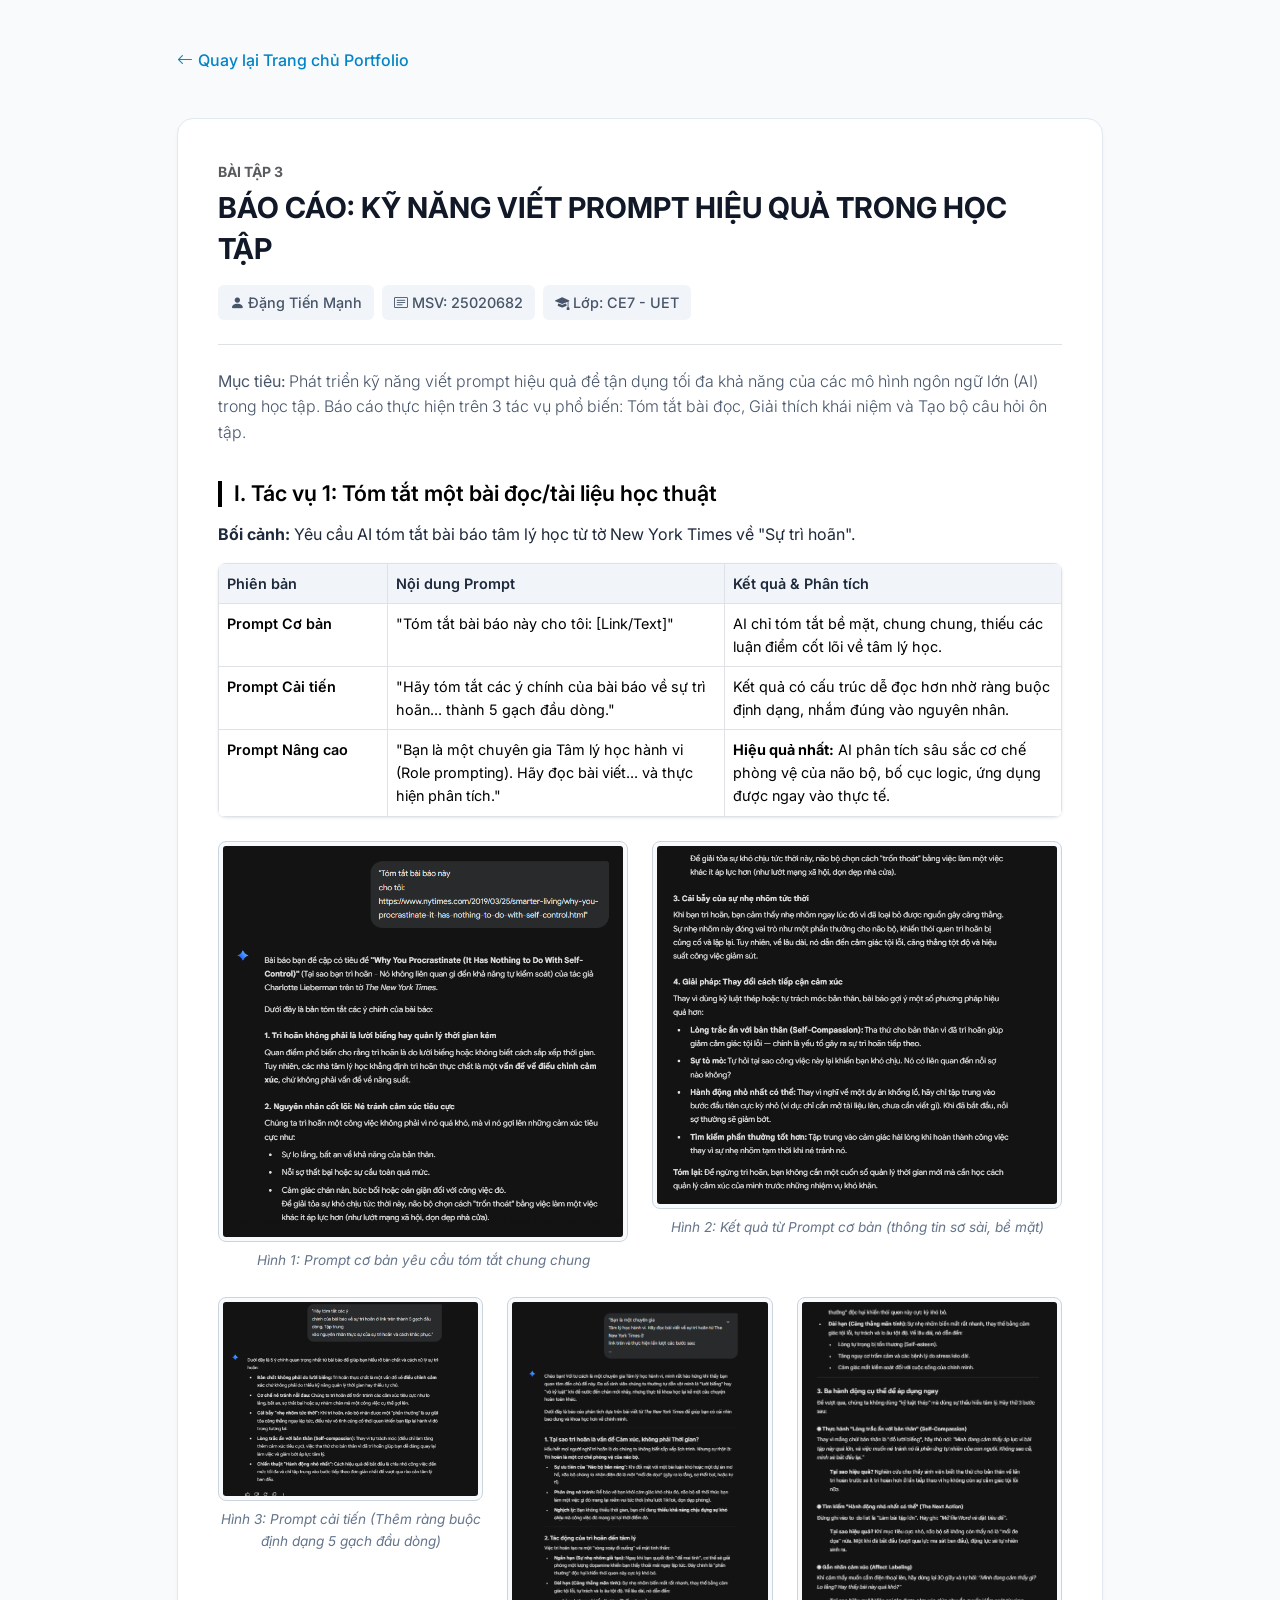
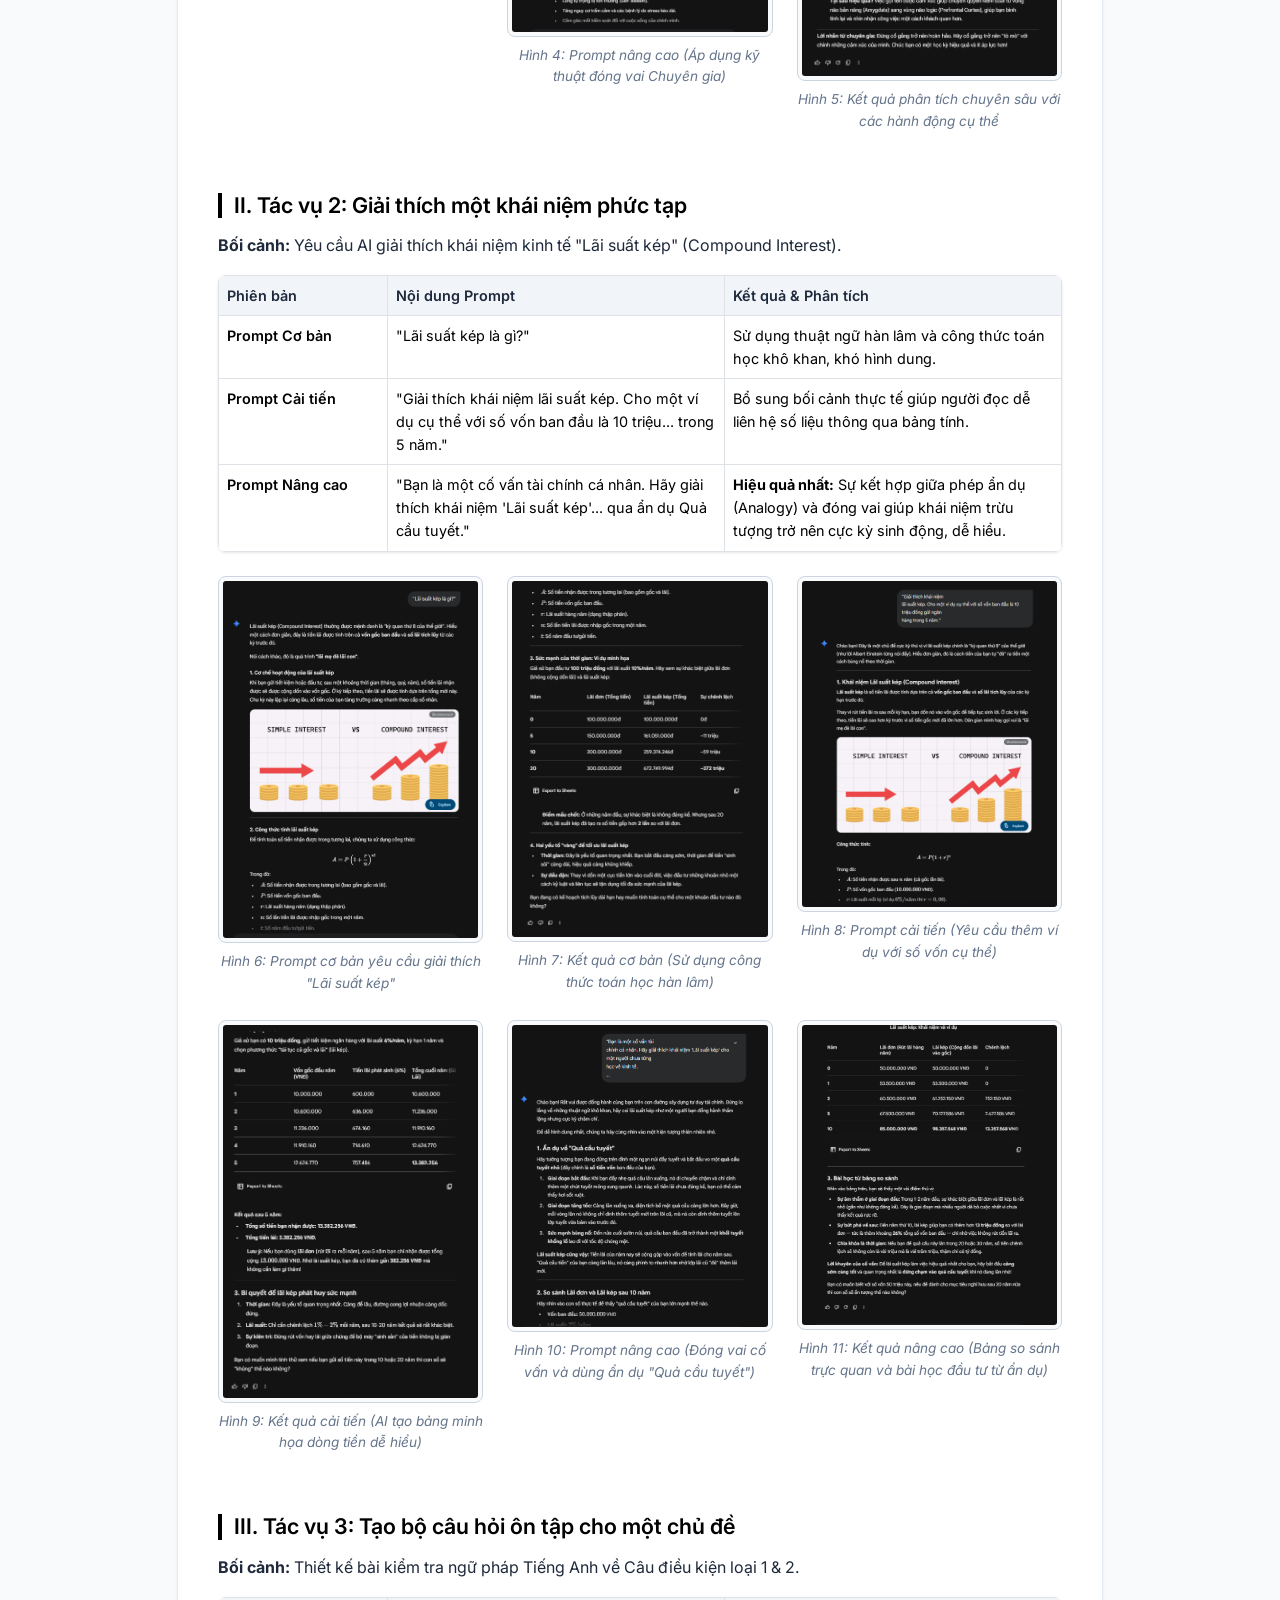
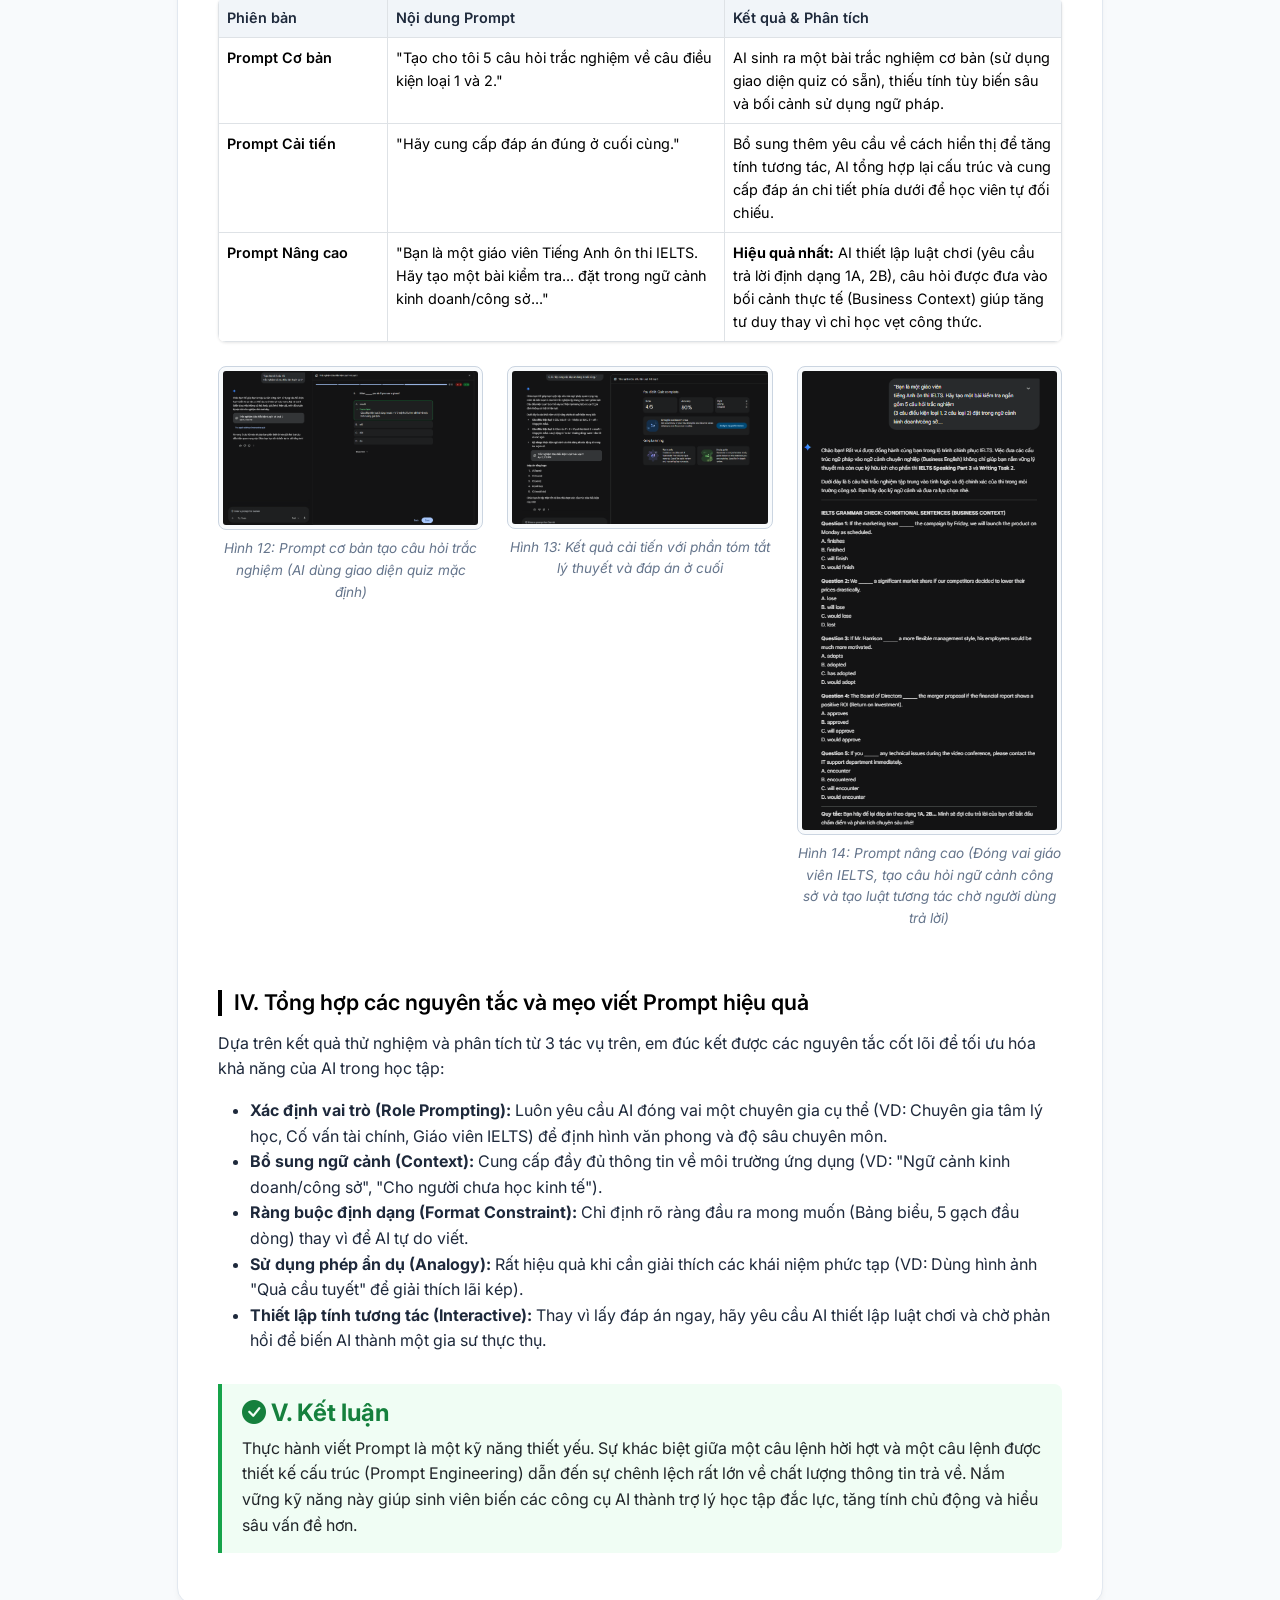
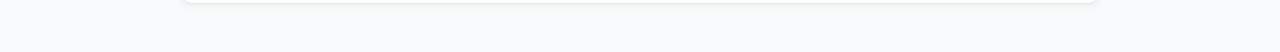
<file: bai3.html>
<!DOCTYPE html>
<html lang="vi">
<head>
  <meta charset="UTF-8">
  <meta name="viewport" content="width=device-width, initial-scale=1.0">
  <title>Bài 3: Kỹ năng viết Prompt - Đặng Tiến Mạnh</title>
  
  <link href="https://cdn.jsdelivr.net/npm/bootstrap@5.3.2/dist/css/bootstrap.min.css" rel="stylesheet">
  <link rel="stylesheet" href="https://cdn.jsdelivr.net/npm/bootstrap-icons@1.11.2/font/bootstrap-icons.css">
  <link href="https://fonts.googleapis.com/css2?family=Inter:wght@300;400;500;600;700&display=swap" rel="stylesheet">

  <style>
    body {
      font-family: 'Inter', sans-serif;
      background-color: #f8fafc;
      color: #1e293b;
      line-height: 1.6;
    }
    .back-btn {
      text-decoration: none;
      color: #0284c7;
      font-weight: 500;
      display: inline-flex;
      align-items: center;
      gap: 5px;
      transition: 0.3s;
    }
    .back-btn:hover {
      color: #0369a1;
      transform: translateX(-3px);
    }
    .report-card {
      background: #ffffff;
      border-radius: 16px;
      border: 1px solid #e2e8f0;
      padding: 40px;
      margin-top: 20px;
      box-shadow: 0 4px 6px -1px rgba(0, 0, 0, 0.05);
    }
    h1 { color: #111827; font-weight: 700; font-size: 1.8rem; line-height: 1.4; }
    
    /* Tiêu đề các phần to màu đen */
    h2 { 
      color: #000000; 
      font-weight: 600; 
      font-size: 1.35rem; 
      margin-top: 35px; 
      margin-bottom: 15px; 
      border-left: 4px solid #000000; 
      padding-left: 12px; 
    }
    
    h3 { font-size: 1.15rem; font-weight: 600; color: #334155; margin-top: 20px; }
    
    .badge-student { background-color: #f1f5f9; color: #475569; padding: 6px 12px; border-radius: 6px; font-size: 0.9rem; font-weight: 500; }
    .img-evidence { border: 1px solid #cbd5e1; border-radius: 8px; padding: 4px; background: #f8fafc; width: 100%; object-fit: cover; }
    .img-caption { font-style: italic; color: #64748b; font-size: 0.85rem; text-align: center; margin-top: 8px; margin-bottom: 25px; }
    
    /* Style cho bảng so sánh Prompt */
    .table-prompt { font-size: 0.9rem; margin-top: 15px; border-radius: 8px; overflow: hidden; box-shadow: 0 1px 3px rgba(0,0,0,0.1); }
    .table-prompt th { background-color: #f1f5f9; color: #1e293b; font-weight: 600; }
    .prompt-type { font-weight: 600; color: #0284c7; }
    
    /* Phần đánh giá màu xanh lá */
    .highlight-box { 
      background-color: #f0fdf4; 
      border-left: 4px solid #16a34a; 
      padding: 15px 20px; 
      border-radius: 0 8px 8px 0; 
      margin: 30px 0 10px 0; 
    }
    .text-success-custom { color: #15803d; }
  </style>
</head>
<body>

  <div class="container py-5" style="max-width: 950px;">
    
    <a href="index.html#portfolio" class="back-btn mb-4">
      <i class="bi bi-arrow-left"></i> Quay lại Trang chủ Portfolio
    </a>

    <div class="report-card">
      <div class="border-bottom pb-4 mb-4">
        <span class="text-uppercase text-muted small fw-bold">Bài tập 3</span>
        <h1 class="mt-1">BÁO CÁO: KỸ NĂNG VIẾT PROMPT HIỆU QUẢ TRONG HỌC TẬP</h1>
        <div class="d-flex flex-wrap gap-2 mt-3">
          <span class="badge-student"><i class="bi bi-person-fill"></i> Đặng Tiến Mạnh</span>
          <span class="badge-student"><i class="bi bi-card-text"></i> MSV: 25020682</span>
          <span class="badge-student"><i class="bi bi-mortarboard-fill"></i> Lớp: CE7 - UET</span>
        </div>
      </div>

      <p class="lead" style="font-size: 1rem; color: #475569;"><strong>Mục tiêu:</strong> Phát triển kỹ năng viết prompt hiệu quả để tận dụng tối đa khả năng của các mô hình ngôn ngữ lớn (AI) trong học tập. Báo cáo thực hiện trên 3 tác vụ phổ biến: Tóm tắt bài đọc, Giải thích khái niệm và Tạo bộ câu hỏi ôn tập.</p>

      <h2>I. Tác vụ 1: Tóm tắt một bài đọc/tài liệu học thuật</h2>
      <p><strong>Bối cảnh:</strong> Yêu cầu AI tóm tắt bài báo tâm lý học từ tờ New York Times về "Sự trì hoãn".</p>
      
      <table class="table table-bordered table-prompt">
        <thead>
          <tr>
            <th width="20%">Phiên bản</th>
            <th width="40%">Nội dung Prompt</th>
            <th width="40%">Kết quả & Phân tích</th>
          </tr>
        </thead>
        <tbody>
          <tr>
            <td class="prompt-type">Prompt Cơ bản</td>
            <td>"Tóm tắt bài báo này cho tôi: [Link/Text]"</td>
            <td>AI chỉ tóm tắt bề mặt, chung chung, thiếu các luận điểm cốt lõi về tâm lý học.</td>
          </tr>
          <tr>
            <td class="prompt-type">Prompt Cải tiến</td>
            <td>"Hãy tóm tắt các ý chính của bài báo về sự trì hoãn... thành 5 gạch đầu dòng."</td>
            <td>Kết quả có cấu trúc dễ đọc hơn nhờ ràng buộc định dạng, nhắm đúng vào nguyên nhân.</td>
          </tr>
          <tr>
            <td class="prompt-type">Prompt Nâng cao</td>
            <td>"Bạn là một chuyên gia Tâm lý học hành vi (Role prompting). Hãy đọc bài viết... và thực hiện phân tích."</td>
            <td><strong>Hiệu quả nhất:</strong> AI phân tích sâu sắc cơ chế phòng vệ của não bộ, bố cục logic, ứng dụng được ngay vào thực tế.</td>
          </tr>
        </tbody>
      </table>

      <div class="row mt-4">
        <div class="col-md-6">
          <img src="bai3/anh1.png" alt="Ảnh 1" class="img-evidence" onerror="this.src='https://placehold.co/600x400?text=bai3/anh1.png'">
          <div class="img-caption">Hình 1: Prompt cơ bản yêu cầu tóm tắt chung chung</div>
        </div>
        <div class="col-md-6">
          <img src="bai3/anh2.png" alt="Ảnh 2" class="img-evidence" onerror="this.src='https://placehold.co/600x400?text=bai3/anh2.png'">
          <div class="img-caption">Hình 2: Kết quả từ Prompt cơ bản (thông tin sơ sài, bề mặt)</div>
        </div>
        <div class="col-md-4">
          <img src="bai3/anh3.png" alt="Ảnh 3" class="img-evidence" onerror="this.src='https://placehold.co/400x300?text=bai3/anh3.png'">
          <div class="img-caption">Hình 3: Prompt cải tiến (Thêm ràng buộc định dạng 5 gạch đầu dòng)</div>
        </div>
        <div class="col-md-4">
          <img src="bai3/anh4.png" alt="Ảnh 4" class="img-evidence" onerror="this.src='https://placehold.co/400x300?text=bai3/anh4.png'">
          <div class="img-caption">Hình 4: Prompt nâng cao (Áp dụng kỹ thuật đóng vai Chuyên gia)</div>
        </div>
        <div class="col-md-4">
          <img src="bai3/anh5.png" alt="Ảnh 5" class="img-evidence" onerror="this.src='https://placehold.co/400x300?text=bai3/anh5.png'">
          <div class="img-caption">Hình 5: Kết quả phân tích chuyên sâu với các hành động cụ thể</div>
        </div>
      </div>

      <h2>II. Tác vụ 2: Giải thích một khái niệm phức tạp</h2>
      <p><strong>Bối cảnh:</strong> Yêu cầu AI giải thích khái niệm kinh tế "Lãi suất kép" (Compound Interest).</p>
      
      <table class="table table-bordered table-prompt">
        <thead>
          <tr>
            <th width="20%">Phiên bản</th>
            <th width="40%">Nội dung Prompt</th>
            <th width="40%">Kết quả & Phân tích</th>
          </tr>
        </thead>
        <tbody>
          <tr>
            <td class="prompt-type">Prompt Cơ bản</td>
            <td>"Lãi suất kép là gì?"</td>
            <td>Sử dụng thuật ngữ hàn lâm và công thức toán học khô khan, khó hình dung.</td>
          </tr>
          <tr>
            <td class="prompt-type">Prompt Cải tiến</td>
            <td>"Giải thích khái niệm lãi suất kép. Cho một ví dụ cụ thể với số vốn ban đầu là 10 triệu... trong 5 năm."</td>
            <td>Bổ sung bối cảnh thực tế giúp người đọc dễ liên hệ số liệu thông qua bảng tính.</td>
          </tr>
          <tr>
            <td class="prompt-type">Prompt Nâng cao</td>
            <td>"Bạn là một cố vấn tài chính cá nhân. Hãy giải thích khái niệm 'Lãi suất kép'... qua ẩn dụ Quả cầu tuyết."</td>
            <td><strong>Hiệu quả nhất:</strong> Sự kết hợp giữa phép ẩn dụ (Analogy) và đóng vai giúp khái niệm trừu tượng trở nên cực kỳ sinh động, dễ hiểu.</td>
          </tr>
        </tbody>
      </table>

      <div class="row mt-4">
        <div class="col-md-4">
          <img src="bai3/anh6.png" alt="Ảnh 6" class="img-evidence" onerror="this.src='https://placehold.co/400x300?text=bai3/anh6.png'">
          <div class="img-caption">Hình 6: Prompt cơ bản yêu cầu giải thích "Lãi suất kép"</div>
        </div>
        <div class="col-md-4">
          <img src="bai3/anh7.png" alt="Ảnh 7" class="img-evidence" onerror="this.src='https://placehold.co/400x300?text=bai3/anh7.png'">
          <div class="img-caption">Hình 7: Kết quả cơ bản (Sử dụng công thức toán học hàn lâm)</div>
        </div>
        <div class="col-md-4">
          <img src="bai3/anh8.png" alt="Ảnh 8" class="img-evidence" onerror="this.src='https://placehold.co/400x300?text=bai3/anh8.png'">
          <div class="img-caption">Hình 8: Prompt cải tiến (Yêu cầu thêm ví dụ với số vốn cụ thể)</div>
        </div>
        <div class="col-md-4">
          <img src="bai3/anh9.png" alt="Ảnh 9" class="img-evidence" onerror="this.src='https://placehold.co/400x300?text=bai3/anh9.png'">
          <div class="img-caption">Hình 9: Kết quả cải tiến (AI tạo bảng minh họa dòng tiền dễ hiểu)</div>
        </div>
        <div class="col-md-4">
          <img src="bai3/anh10.png" alt="Ảnh 10" class="img-evidence" onerror="this.src='https://placehold.co/400x300?text=bai3/anh10.png'">
          <div class="img-caption">Hình 10: Prompt nâng cao (Đóng vai cố vấn và dùng ẩn dụ "Quả cầu tuyết")</div>
        </div>
        <div class="col-md-4">
          <img src="bai3/anh11.png" alt="Ảnh 11" class="img-evidence" onerror="this.src='https://placehold.co/400x300?text=bai3/anh11.png'">
          <div class="img-caption">Hình 11: Kết quả nâng cao (Bảng so sánh trực quan và bài học đầu tư từ ẩn dụ)</div>
        </div>
      </div>

      <h2>III. Tác vụ 3: Tạo bộ câu hỏi ôn tập cho một chủ đề</h2>
      <p><strong>Bối cảnh:</strong> Thiết kế bài kiểm tra ngữ pháp Tiếng Anh về Câu điều kiện loại 1 & 2.</p>
      
      <table class="table table-bordered table-prompt">
        <thead>
          <tr>
            <th width="20%">Phiên bản</th>
            <th width="40%">Nội dung Prompt</th>
            <th width="40%">Kết quả & Phân tích</th>
          </tr>
        </thead>
        <tbody>
          <tr>
            <td class="prompt-type">Prompt Cơ bản</td>
            <td>"Tạo cho tôi 5 câu hỏi trắc nghiệm về câu điều kiện loại 1 và 2."</td>
            <td>AI sinh ra một bài trắc nghiệm cơ bản (sử dụng giao diện quiz có sẵn), thiếu tính tùy biến sâu và bối cảnh sử dụng ngữ pháp.</td>
          </tr>
          <tr>
            <td class="prompt-type">Prompt Cải tiến</td>
            <td>"Hãy cung cấp đáp án đúng ở cuối cùng."</td>
            <td>Bổ sung thêm yêu cầu về cách hiển thị để tăng tính tương tác, AI tổng hợp lại cấu trúc và cung cấp đáp án chi tiết phía dưới để học viên tự đối chiếu.</td>
          </tr>
          <tr>
            <td class="prompt-type">Prompt Nâng cao</td>
            <td>"Bạn là một giáo viên Tiếng Anh ôn thi IELTS. Hãy tạo một bài kiểm tra... đặt trong ngữ cảnh kinh doanh/công sở..."</td>
            <td><strong>Hiệu quả nhất:</strong> AI thiết lập luật chơi (yêu cầu trả lời định dạng 1A, 2B), câu hỏi được đưa vào bối cảnh thực tế (Business Context) giúp tăng tư duy thay vì chỉ học vẹt công thức.</td>
          </tr>
        </tbody>
      </table>

      <div class="row mt-4">
        <div class="col-md-4">
          <img src="bai3/anh12.png" alt="Ảnh 12" class="img-evidence" onerror="this.src='https://placehold.co/400x300?text=bai3/anh12.png'">
          <div class="img-caption">Hình 12: Prompt cơ bản tạo câu hỏi trắc nghiệm (AI dùng giao diện quiz mặc định)</div>
        </div>
        <div class="col-md-4">
          <img src="bai3/anh13.png" alt="Ảnh 13" class="img-evidence" onerror="this.src='https://placehold.co/400x300?text=bai3/anh13.png'">
          <div class="img-caption">Hình 13: Kết quả cải tiến với phần tóm tắt lý thuyết và đáp án ở cuối</div>
        </div>
        <div class="col-md-4">
          <img src="bai3/anh14.png" alt="Ảnh 14" class="img-evidence" onerror="this.src='https://placehold.co/400x300?text=bai3/anh14.png'">
          <div class="img-caption">Hình 14: Prompt nâng cao (Đóng vai giáo viên IELTS, tạo câu hỏi ngữ cảnh công sở và tạo luật tương tác chờ người dùng trả lời)</div>
        </div>
      </div>

      <h2>IV. Tổng hợp các nguyên tắc và mẹo viết Prompt hiệu quả</h2>
      <p>Dựa trên kết quả thử nghiệm và phân tích từ 3 tác vụ trên, em đúc kết được các nguyên tắc cốt lõi để tối ưu hóa khả năng của AI trong học tập:</p>
      <ul>
        <li><strong>Xác định vai trò (Role Prompting):</strong> Luôn yêu cầu AI đóng vai một chuyên gia cụ thể (VD: Chuyên gia tâm lý học, Cố vấn tài chính, Giáo viên IELTS) để định hình văn phong và độ sâu chuyên môn.</li>
        <li><strong>Bổ sung ngữ cảnh (Context):</strong> Cung cấp đầy đủ thông tin về môi trường ứng dụng (VD: "Ngữ cảnh kinh doanh/công sở", "Cho người chưa học kinh tế").</li>
        <li><strong>Ràng buộc định dạng (Format Constraint):</strong> Chỉ định rõ ràng đầu ra mong muốn (Bảng biểu, 5 gạch đầu dòng) thay vì để AI tự do viết.</li>
        <li><strong>Sử dụng phép ẩn dụ (Analogy):</strong> Rất hiệu quả khi cần giải thích các khái niệm phức tạp (VD: Dùng hình ảnh "Quả cầu tuyết" để giải thích lãi kép).</li>
        <li><strong>Thiết lập tính tương tác (Interactive):</strong> Thay vì lấy đáp án ngay, hãy yêu cầu AI thiết lập luật chơi và chờ phản hồi để biến AI thành một gia sư thực thụ.</li>
      </ul>

      <div class="highlight-box">
        <h4 class="text-success-custom fw-bold mb-2"><i class="bi bi-check-circle-fill"></i> V. Kết luận</h4>
        <p class="m-0 text-dark">Thực hành viết Prompt là một kỹ năng thiết yếu. Sự khác biệt giữa một câu lệnh hời hợt và một câu lệnh được thiết kế cấu trúc (Prompt Engineering) dẫn đến sự chênh lệch rất lớn về chất lượng thông tin trả về. Nắm vững kỹ năng này giúp sinh viên biến các công cụ AI thành trợ lý học tập đắc lực, tăng tính chủ động và hiểu sâu vấn đề hơn.</p>
      </div>

    </div>
  </div>

  <script src="https://cdn.jsdelivr.net/npm/bootstrap@5.3.2/dist/js/bootstrap.bundle.min.js"></script>
</body>
</html>
</file>
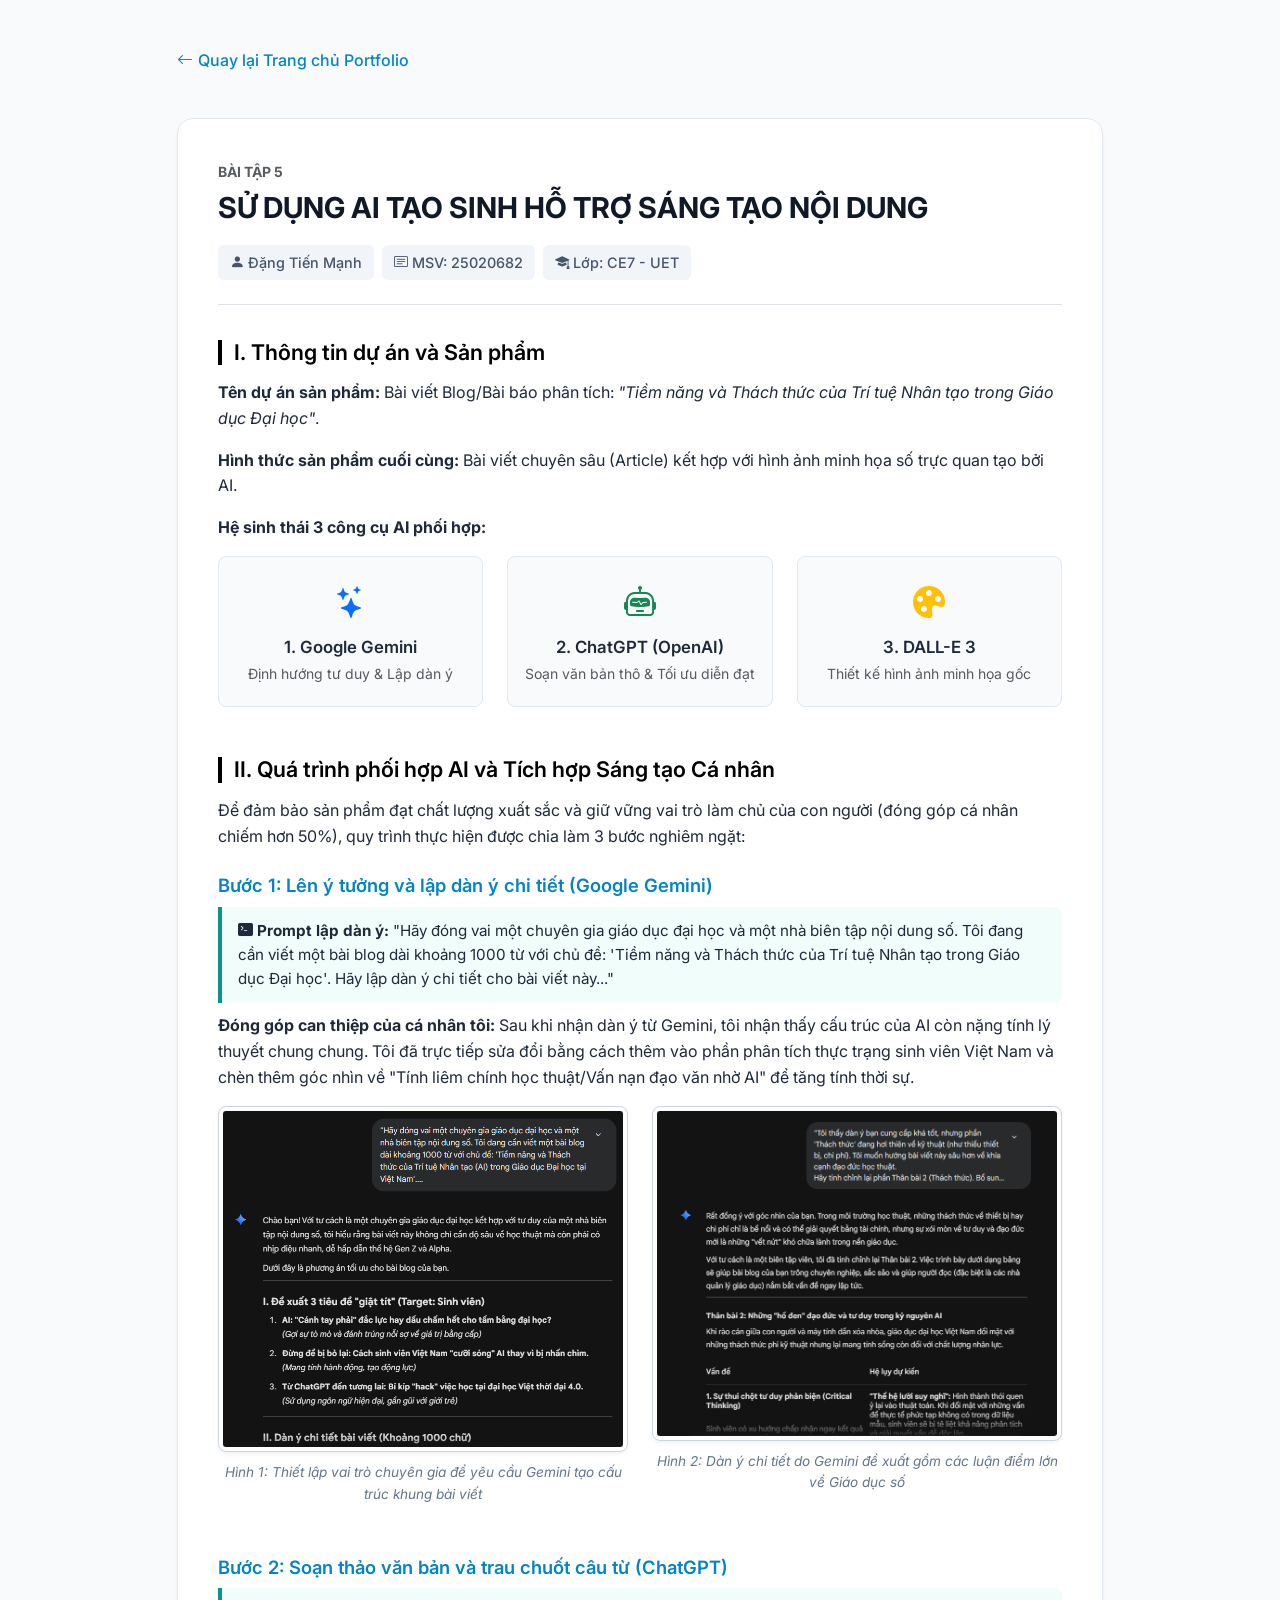
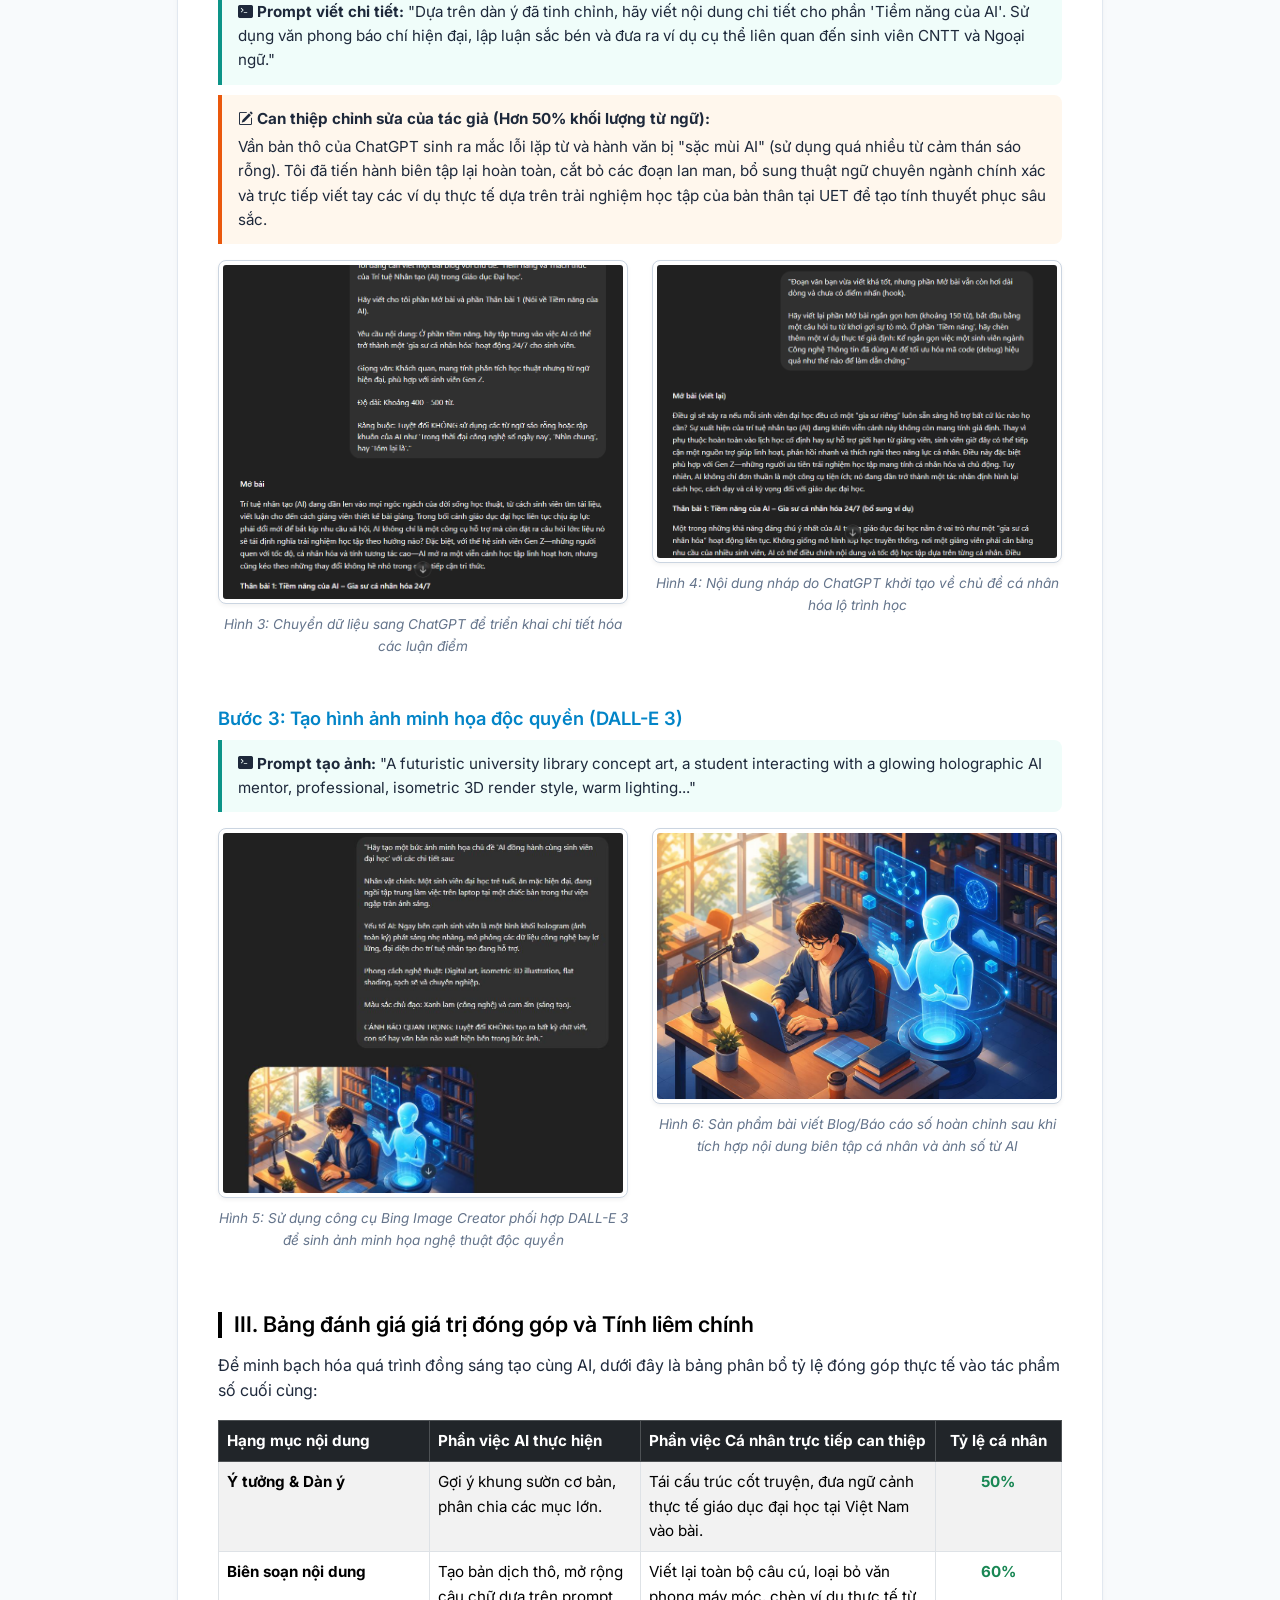
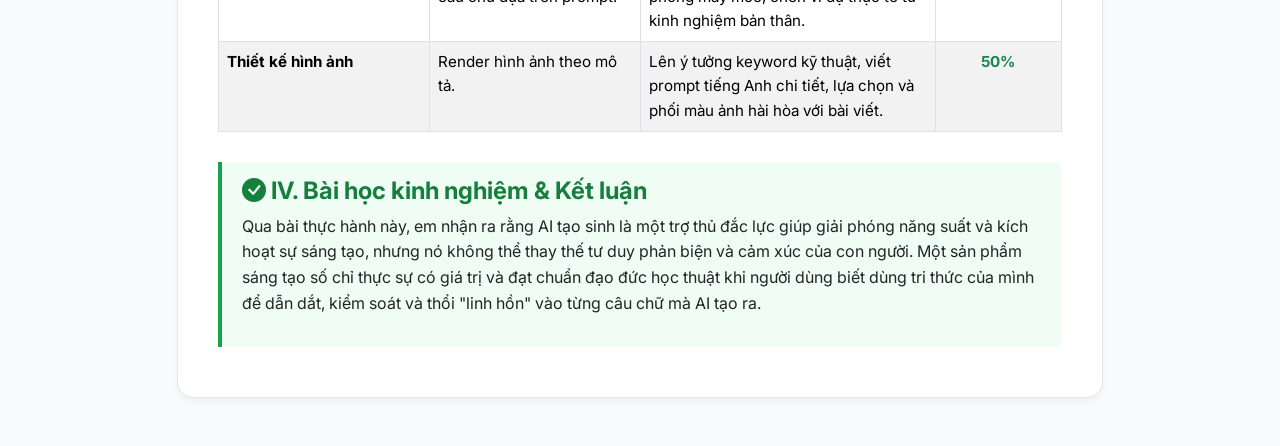
<file: bai5.html>
<!DOCTYPE html>
<html lang="vi">
<head>
  <meta charset="UTF-8">
  <meta name="viewport" content="width=device-width, initial-scale=1.0">
  <title>Bài 5: AI tạo sinh hỗ trợ sáng tạo nội dung - Đặng Tiến Mạnh</title>
  
  <link href="https://cdn.jsdelivr.net/npm/bootstrap@5.3.2/dist/css/bootstrap.min.css" rel="stylesheet">
  <link rel="stylesheet" href="https://cdn.jsdelivr.net/npm/bootstrap-icons@1.11.2/font/bootstrap-icons.css">
  <link href="https://fonts.googleapis.com/css2?family=Inter:wght@300;400;500;600;700&display=swap" rel="stylesheet">

  <style>
    body {
      font-family: 'Inter', sans-serif;
      background-color: #f8fafc;
      color: #1e293b;
      line-height: 1.6;
    }
    .back-btn {
      text-decoration: none;
      color: #0284c7;
      font-weight: 500;
      display: inline-flex;
      align-items: center;
      gap: 5px;
      transition: 0.3s;
    }
    .back-btn:hover {
      color: #0369a1;
      transform: translateX(-3px);
    }
    .report-card {
      background: #ffffff;
      border-radius: 16px;
      border: 1px solid #e2e8f0;
      padding: 40px;
      margin-top: 20px;
      box-shadow: 0 4px 6px -1px rgba(0, 0, 0, 0.05);
    }
    h1 { color: #111827; font-weight: 700; font-size: 1.8rem; line-height: 1.4; }
    
    h2 { 
      color: #000000; 
      font-weight: 600; 
      font-size: 1.35rem; 
      margin-top: 35px; 
      margin-bottom: 15px; 
      border-left: 4px solid #000000; 
      padding-left: 12px; 
    }
    
    h3 { font-size: 1.15rem; font-weight: 600; color: #0284c7; margin-top: 25px; margin-bottom: 10px; }
    
    .badge-student { background-color: #f1f5f9; color: #475569; padding: 6px 12px; border-radius: 6px; font-size: 0.9rem; font-weight: 500; }
    
    .ai-tool-box {
      background: #f8fafc;
      border: 1px solid #e2e8f0;
      border-radius: 8px;
      padding: 20px 15px;
      margin-bottom: 15px;
      transition: 0.3s ease;
    }
    .ai-tool-box:hover {
      transform: translateY(-3px);
      box-shadow: 0 4px 12px rgba(0,0,0,0.05);
      border-color: #cbd5e1;
    }
    
    .prompt-block {
      background-color: #f0fdfa;
      border-left: 4px solid #0d9488;
      padding: 12px 16px;
      border-radius: 0 8px 8px 0;
      margin: 10px 0;
      font-size: 0.95rem;
    }

    .edit-block {
      background-color: #fff7ed;
      border-left: 4px solid #ea580c;
      padding: 12px 16px;
      border-radius: 0 8px 8px 0;
      margin: 10px 0;
      font-size: 0.95rem;
    }
    
    .img-evidence { border: 1px solid #cbd5e1; border-radius: 8px; padding: 4px; background: #ffffff; width: 100%; object-fit: cover; box-shadow: 0 2px 4px rgba(0,0,0,0.05); }
    .img-caption { font-style: italic; color: #64748b; font-size: 0.85rem; text-align: center; margin-top: 10px; margin-bottom: 25px; }
    
    .highlight-box { 
      background-color: #f0fdf4; 
      border-left: 4px solid #16a34a; 
      padding: 15px 20px; 
      border-radius: 0 8px 8px 0; 
      margin: 30px 0 10px 0; 
    }
    .text-success-custom { color: #15803d; }
  </style>
</head>
<body>

  <div class="container py-5" style="max-width: 950px;">
    
    <a href="index.html#portfolio" class="back-btn mb-4">
      <i class="bi bi-arrow-left"></i> Quay lại Trang chủ Portfolio
    </a>

    <div class="report-card">
      <div class="border-bottom pb-4 mb-4">
        <span class="text-uppercase text-muted small fw-bold">Bài tập 5</span>
        <h1 class="mt-1">SỬ DỤNG AI TẠO SINH HỖ TRỢ SÁNG TẠO NỘI DUNG</h1>
        <div class="d-flex flex-wrap gap-2 mt-3">
          <span class="badge-student"><i class="bi bi-person-fill"></i> Đặng Tiến Mạnh</span>
          <span class="badge-student"><i class="bi bi-card-text"></i> MSV: 25020682</span>
          <span class="badge-student"><i class="bi bi-mortarboard-fill"></i> Lớp: CE7 - UET</span>
        </div>
      </div>

      <h2>I. Thông tin dự án và Sản phẩm</h2>
      <p><strong>Tên dự án sản phẩm:</strong> Bài viết Blog/Bài báo phân tích: <em>"Tiềm năng và Thách thức của Trí tuệ Nhân tạo trong Giáo dục Đại học"</em>.</p>
      <p><strong>Hình thức sản phẩm cuối cùng:</strong> Bài viết chuyên sâu (Article) kết hợp với hình ảnh minh họa số trực quan tạo bởi AI.</p>
      <p><strong>Hệ sinh thái 3 công cụ AI phối hợp:</strong></p>
      
      <div class="row mt-3">
        <div class="col-md-4">
          <div class="ai-tool-box text-center">
            <i class="bi bi-stars text-primary fs-2"></i>
            <h5 class="mt-2 mb-1" style="font-size: 1.05rem; font-weight:600;">1. Google Gemini</h5>
            <span class="text-muted small">Định hướng tư duy & Lập dàn ý</span>
          </div>
        </div>
        <div class="col-md-4">
          <div class="ai-tool-box text-center">
            <i class="bi bi-robot text-success fs-2"></i>
            <h5 class="mt-2 mb-1" style="font-size: 1.05rem; font-weight:600;">2. ChatGPT (OpenAI)</h5>
            <span class="text-muted small">Soạn văn bản thô & Tối ưu diễn đạt</span>
          </div>
        </div>
        <div class="col-md-4">
          <div class="ai-tool-box text-center">
            <i class="bi bi-palette-fill text-warning fs-2"></i>
            <h5 class="mt-2 mb-1" style="font-size: 1.05rem; font-weight:600;">3. DALL-E 3</h5>
            <span class="text-muted small">Thiết kế hình ảnh minh họa gốc</span>
          </div>
        </div>
      </div>

      <h2>II. Quá trình phối hợp AI và Tích hợp Sáng tạo Cá nhân</h2>
      <p>Để đảm bảo sản phẩm đạt chất lượng xuất sắc và giữ vững vai trò làm chủ của con người (đóng góp cá nhân chiếm hơn 50%), quy trình thực hiện được chia làm 3 bước nghiêm ngặt:</p>

      <h3>Bước 1: Lên ý tưởng và lập dàn ý chi tiết (Google Gemini)</h3>
      <div class="prompt-block">
        <strong><i class="bi bi-terminal-fill"></i> Prompt lập dàn ý:</strong> "Hãy đóng vai một chuyên gia giáo dục đại học và một nhà biên tập nội dung số. Tôi đang cần viết một bài blog dài khoảng 1000 từ với chủ đề: 'Tiềm năng và Thách thức của Trí tuệ Nhân tạo trong Giáo dục Đại học'. Hãy lập dàn ý chi tiết cho bài viết này..."
      </div>
      <p><strong>Đóng góp can thiệp của cá nhân tôi:</strong> Sau khi nhận dàn ý từ Gemini, tôi nhận thấy cấu trúc của AI còn nặng tính lý thuyết chung chung. Tôi đã trực tiếp sửa đổi bằng cách thêm vào phần phân tích thực trạng sinh viên Việt Nam và chèn thêm góc nhìn về "Tính liêm chính học thuật/Vấn nạn đạo văn nhờ AI" để tăng tính thời sự.</p>

      <div class="row mt-3">
        <div class="col-md-6">
          <img src="bai5/anh1.png" alt="Prompt trên Gemini" class="img-evidence" onerror="this.src='https://placehold.co/600x400?text=bai5/anh1.png'">
          <div class="img-caption">Hình 1: Thiết lập vai trò chuyên gia để yêu cầu Gemini tạo cấu trúc khung bài viết</div>
        </div>
        <div class="col-md-6">
          <img src="bai5/anh2.png" alt="Kết quả từ Gemini" class="img-evidence" onerror="this.src='https://placehold.co/600x400?text=bai5/anh2.png'">
          <div class="img-caption">Hình 2: Dàn ý chi tiết do Gemini đề xuất gồm các luận điểm lớn về Giáo dục số</div>
        </div>
      </div>

      <h3>Bước 2: Soạn thảo văn bản và trau chuốt câu từ (ChatGPT)</h3>
      <div class="prompt-block">
        <strong><i class="bi bi-terminal-fill"></i> Prompt viết chi tiết:</strong> "Dựa trên dàn ý đã tinh chỉnh, hãy viết nội dung chi tiết cho phần 'Tiềm năng của AI'. Sử dụng văn phong báo chí hiện đại, lập luận sắc bén và đưa ra ví dụ cụ thể liên quan đến sinh viên CNTT và Ngoại ngữ."
      </div>
      <div class="edit-block">
        <strong><i class="bi bi-pencil-square"></i> Can thiệp chỉnh sửa của tác giả (Hơn 50% khối lượng từ ngữ):</strong>
        <p class="mb-0 mt-1">Vần bản thô của ChatGPT sinh ra mắc lỗi lặp từ và hành văn bị "sặc mùi AI" (sử dụng quá nhiều từ cảm thán sáo rỗng). Tôi đã tiến hành biên tập lại hoàn toàn, cắt bỏ các đoạn lan man, bổ sung thuật ngữ chuyên ngành chính xác và trực tiếp viết tay các ví dụ thực tế dựa trên trải nghiệm học tập của bản thân tại UET để tạo tính thuyết phục sâu sắc.</p>
      </div>

      <div class="row mt-3">
        <div class="col-md-6">
          <img src="bai5/anh3.png" alt="Prompt trên ChatGPT" class="img-evidence" onerror="this.src='https://placehold.co/600x400?text=bai5/anh3.png'">
          <div class="img-caption">Hình 3: Chuyển dữ liệu sang ChatGPT để triển khai chi tiết hóa các luận điểm</div>
        </div>
        <div class="col-md-6">
          <img src="bai5/anh4.png" alt="Kết quả từ ChatGPT" class="img-evidence" onerror="this.src='https://placehold.co/600x400?text=bai5/anh4.png'">
          <div class="img-caption">Hình 4: Nội dung nháp do ChatGPT khởi tạo về chủ đề cá nhân hóa lộ trình học</div>
        </div>
      </div>

      <h3>Bước 3: Tạo hình ảnh minh họa độc quyền (DALL-E 3)</h3>
      <div class="prompt-block">
        <strong><i class="bi bi-terminal-fill"></i> Prompt tạo ảnh:</strong> "A futuristic university library concept art, a student interacting with a glowing holographic AI mentor, professional, isometric 3D render style, warm lighting..."
      </div>

      <div class="row mt-3">
        <div class="col-md-6">
          <img src="bai5/anh5.png" alt="Tạo ảnh trên DALL-E 3" class="img-evidence" onerror="this.src='https://placehold.co/600x400?text=bai5/anh5.jpg'">
          <div class="img-caption">Hình 5: Sử dụng công cụ Bing Image Creator phối hợp DALL-E 3 để sinh ảnh minh họa nghệ thuật độc quyền</div>
        </div>
        <div class="col-md-6">
          <img src="bai5/anh6.png" alt="Sản phẩm hoàn chỉnh" class="img-evidence" onerror="this.src='https://placehold.co/600x400?text=bai5/anh6.jpg'">
          <div class="img-caption">Hình 6: Sản phẩm bài viết Blog/Báo cáo số hoàn chỉnh sau khi tích hợp nội dung biên tập cá nhân và ảnh số từ AI</div>
        </div>
      </div>

      <h2>III. Bảng đánh giá giá trị đóng góp và Tính liêm chính</h2>
      <p>Để minh bạch hóa quá trình đồng sáng tạo cùng AI, dưới đây là bảng phân bổ tỷ lệ đóng góp thực tế vào tác phẩm số cuối cùng:</p>
      
      <table class="table table-bordered table-striped" style="font-size: 0.95rem;">
        <thead class="table-dark">
          <tr>
            <th width="25%">Hạng mục nội dung</th>
            <th width="25%">Phần việc AI thực hiện</th>
            <th width="35%">Phần việc Cá nhân trực tiếp can thiệp</th>
            <th width="15%" class="text-center">Tỷ lệ cá nhân</th>
          </tr>
        </thead>
        <tbody>
          <tr>
            <td><strong>Ý tưởng & Dàn ý</strong></td>
            <td>Gợi ý khung sườn cơ bản, phân chia các mục lớn.</td>
            <td>Tái cấu trúc cốt truyện, đưa ngữ cảnh thực tế giáo dục đại học tại Việt Nam vào bài.</td>
            <td class="text-center fw-bold text-success">50%</td>
          </tr>
          <tr>
            <td><strong>Biên soạn nội dung</strong></td>
            <td>Tạo bản dịch thô, mở rộng câu chữ dựa trên prompt.</td>
            <td>Viết lại toàn bộ câu cú, loại bỏ văn phong máy móc, chèn ví dụ thực tế từ kinh nghiệm bản thân.</td>
            <td class="text-center fw-bold text-success">60%</td>
          </tr>
          <tr>
            <td><strong>Thiết kế hình ảnh</strong></td>
            <td>Render hình ảnh theo mô tả.</td>
            <td>Lên ý tưởng keyword kỹ thuật, viết prompt tiếng Anh chi tiết, lựa chọn và phối màu ảnh hài hòa với bài viết.</td>
            <td class="text-center fw-bold text-success">50%</td>
          </tr>
        </tbody>
      </table>

      <div class="highlight-box">
        <h4 class="text-success-custom fw-bold mb-2"><i class="bi bi-check-circle-fill"></i> IV. Bài học kinh nghiệm & Kết luận</h4>
        <p class="text-dark">
          Qua bài thực hành này, em nhận ra rằng AI tạo sinh là một trợ thủ đắc lực giúp giải phóng năng suất và kích hoạt sự sáng tạo, nhưng nó không thể thay thế tư duy phản biện và cảm xúc của con người. Một sản phẩm sáng tạo số chỉ thực sự có giá trị và đạt chuẩn đạo đức học thuật khi người dùng biết dùng tri thức của mình để dẫn dắt, kiểm soát và thổi "linh hồn" vào từng câu chữ mà AI tạo ra.
        </p>
      </div>

    </div>
  </div>

  <script src="https://cdn.jsdelivr.net/npm/bootstrap@5.3.2/dist/js/bootstrap.bundle.min.js"></script>
</body>
</html>
</file>
<file: assets/css/main.css>
/**
* Template Name: iPortfolio
* Template URL: https://bootstrapmade.com/iportfolio-bootstrap-portfolio-websites-template/
* Updated: Jun 29 2024 with Bootstrap v5.3.3
* Author: BootstrapMade.com
* License: https://bootstrapmade.com/license/
*/

/*--------------------------------------------------------------
# Font & Color Variables
# Help: https://bootstrapmade.com/color-system/
--------------------------------------------------------------*/
/* Fonts */
:root {
  --default-font: "Roboto",  system-ui, -apple-system, "Segoe UI", Roboto, "Helvetica Neue", Arial, "Noto Sans", "Liberation Sans", sans-serif, "Apple Color Emoji", "Segoe UI Emoji", "Segoe UI Symbol", "Noto Color Emoji";
  --heading-font: "Raleway",  sans-serif;
  --nav-font: "Poppins",  sans-serif;
}

/* Global Colors - The following color variables are used throughout the website. Updating them here will change the color scheme of the entire website */
:root { 
  --background-color: #ffffff; /* Background color for the entire website, including individual sections */
  --default-color: #272829; /* Default color used for the majority of the text content across the entire website */
  --heading-color: #050d18; /* Color for headings, subheadings and title throughout the website */
  --accent-color: #149ddd; /* Accent color that represents your brand on the website. It's used for buttons, links, and other elements that need to stand out */
  --surface-color: #ffffff; /* The surface color is used as a background of boxed elements within sections, such as cards, icon boxes, or other elements that require a visual separation from the global background. */
  --contrast-color: #ffffff; /* Contrast color for text, ensuring readability against backgrounds of accent, heading, or default colors. */
}

/* Nav Menu Colors - The following color variables are used specifically for the navigation menu. They are separate from the global colors to allow for more customization options */
:root {
  --nav-color: #a8a9b4;  /* The default color of the main navmenu links */
  --nav-hover-color: #ffffff; /* Applied to main navmenu links when they are hovered over or active */
  --nav-mobile-background-color: #040b14; /* Used as the background color for mobile navigation menu */
  --nav-dropdown-background-color: #040b14; /* Used as the background color for dropdown items that appear when hovering over primary navigation items */
  --nav-dropdown-color: #a8a9b4; /* Used for navigation links of the dropdown items in the navigation menu. */
  --nav-dropdown-hover-color: #ffffff; /* Similar to --nav-hover-color, this color is applied to dropdown navigation links when they are hovered over. */
}

/* Color Presets - These classes override global colors when applied to any section or element, providing reuse of the sam color scheme. */

.light-background {
  --background-color: #f4fafd;
  --surface-color: #ffffff;
}

.dark-background {
  --background-color: #040b14;
  --default-color: #ffffff;
  --heading-color: #ffffff;
  --surface-color: #151f2b;
  --contrast-color: #ffffff;
}

/* Smooth scroll */
:root {
  scroll-behavior: smooth;
}

/*--------------------------------------------------------------
# General Styling & Shared Classes
--------------------------------------------------------------*/
body {
  color: var(--default-color);
  background-color: var(--background-color);
  font-family: var(--default-font);
}

a {
  color: var(--accent-color);
  text-decoration: none;
  transition: 0.3s;
}

a:hover {
  color: color-mix(in srgb, var(--accent-color), transparent 25%);
  text-decoration: none;
}

h1,
h2,
h3,
h4,
h5,
h6 {
  color: var(--heading-color);
  font-family: var(--heading-font);
}

/* PHP Email Form Messages
------------------------------*/
.php-email-form .error-message {
  display: none;
  background: #df1529;
  color: #ffffff;
  text-align: left;
  padding: 15px;
  margin-bottom: 24px;
  font-weight: 600;
}

.php-email-form .sent-message {
  display: none;
  color: #ffffff;
  background: #059652;
  text-align: center;
  padding: 15px;
  margin-bottom: 24px;
  font-weight: 600;
}

.php-email-form .loading {
  display: none;
  background: var(--surface-color);
  text-align: center;
  padding: 15px;
  margin-bottom: 24px;
}

.php-email-form .loading:before {
  content: "";
  display: inline-block;
  border-radius: 50%;
  width: 24px;
  height: 24px;
  margin: 0 10px -6px 0;
  border: 3px solid var(--accent-color);
  border-top-color: var(--surface-color);
  animation: php-email-form-loading 1s linear infinite;
}

@keyframes php-email-form-loading {
  0% {
    transform: rotate(0deg);
  }

  100% {
    transform: rotate(360deg);
  }
}

/*--------------------------------------------------------------
# Global Header
--------------------------------------------------------------*/
.header {
  color: var(--default-color);
  background-color: var(--background-color);
  position: fixed;
  top: 0;
  left: 0;
  bottom: 0;
  padding: 0 15px;
  width: 300px;
  transition: all ease-in-out 0.3s;
  overflow-y: auto;
  z-index: 997;
  border-right: 1px solid color-mix(in srgb, var(--default-color), transparent 90%);
}

.header .profile-img img {
  margin: 15px auto;
  display: block;
  width: 120px;
  border: 8px solid color-mix(in srgb, var(--default-color), transparent 85%);
}

.header .logo {
  line-height: 1;
  margin-bottom: 15px;
}

.header .logo img {
  max-height: 32px;
  margin-right: 8px;
}

.header .logo h1 {
  font-size: 24px;
  margin: 0;
  font-weight: 700;
  color: var(--heading-color);
}

.header .social-links {
  margin: 0 0 20px 0;
}

.header .social-links a {
  font-size: 16px;
  display: inline-flex;
  align-items: center;
  justify-content: center;
  background: color-mix(in srgb, var(--default-color), transparent 90%);
  color: var(--default-color);
  margin: 0 2px;
  border-radius: 50%;
  text-align: center;
  width: 40px;
  height: 40px;
  transition: 0.3s;
}

.header .social-links a:hover {
  color: var(--contrast-color);
  background: var(--accent-color);
}

@media (min-width: 1200px) {

  .header~main,
  .header~#footer {
    margin-left: 300px;
  }
}

@media (max-width: 1199px) {
  .header {
    left: -100%;
  }
}

.header.header-show {
  left: 0;
}

.header .header-toggle {
  color: var(--contrast-color);
  background-color: var(--accent-color);
  font-size: 22px;
  display: flex;
  align-items: center;
  justify-content: center;
  width: 40px;
  height: 40px;
  border-radius: 50%;
  cursor: pointer;
  position: fixed;
  top: 15px;
  right: 15px;
  z-index: 9999;
  transition: background-color 0.3s;
}

.header .header-toggle:hover {
  color: var(--contrast-color);
  background-color: color-mix(in srgb, var(--accent-color) 90%, white 15%);
}

/*--------------------------------------------------------------
# Navigation Menu
--------------------------------------------------------------*/
.mobile-nav-toggle {
  display: none;
}

.navmenu {
  padding: 0;
  z-index: 9997;
}

.navmenu ul {
  list-style: none;
  padding: 0 0 20px 0;
  margin: 0;
}

.navmenu a,
.navmenu a:focus {
  color: var(--nav-color);
  padding: 15px 10px;
  font-family: var(--nav-font);
  font-size: 16px;
  font-weight: 400;
  display: flex;
  align-items: center;
  white-space: nowrap;
  transition: 0.3s;
  width: 100%;
}

.navmenu a .navicon,
.navmenu a:focus .navicon {
  font-size: 20px;
  margin-right: 10px;
}

.navmenu a .toggle-dropdown,
.navmenu a:focus .toggle-dropdown {
  font-size: 12px;
  line-height: 0;
  margin-left: auto;
  width: 30px;
  height: 30px;
  display: flex;
  align-items: center;
  justify-content: center;
  border-radius: 50%;
  transition: 0.3s;
  flex-shrink: 0;
  background-color: color-mix(in srgb, var(--accent-color), transparent 90%);
}

.navmenu a .toggle-dropdown:hover,
.navmenu a:focus .toggle-dropdown:hover {
  background-color: var(--accent-color);
  color: var(--contrast-color);
}

.navmenu a:hover,
.navmenu .active,
.navmenu .active:focus {
  color: var(--nav-hover-color);
}

.navmenu a:hover .navicon,
.navmenu .active .navicon,
.navmenu .active:focus .navicon {
  color: var(--accent-color);
}

.navmenu .active .toggle-dropdown,
.navmenu .active:focus .toggle-dropdown {
  background-color: var(--accent-color);
  color: var(--contrast-color);
  transform: rotate(180deg);
}

.navmenu .dropdown {
  display: block;
}

.navmenu .dropdown a,
.navmenu .dropdown a:focus {
  color: --nav-dropdown-color;
}

.navmenu .dropdown a:hover,
.navmenu .dropdown .active,
.navmenu .dropdown .active:focus {
  color: var(--nav-dropdown-hover-color);
}

.navmenu .dropdown ul {
  position: static;
  display: none;
  z-index: 99;
  padding: 5px 10px;
  margin: 5px 10px;
  background-color: var(--nav-dropdown-background-color);
  border: 1px solid color-mix(in srgb, var(--default-color), transparent 90%);
  box-shadow: none;
  transition: all 0.5s ease-in-out;
}

.navmenu .dropdown ul ul {
  background-color: rgba(33, 37, 41, 0.1);
}

.navmenu .dropdown>.dropdown-active {
  display: block;
  background-color: rgba(33, 37, 41, 0.03);
}

/*--------------------------------------------------------------
# Global Footer
--------------------------------------------------------------*/
.footer {
  color: var(--default-color);
  background-color: var(--background-color);
  font-size: 14px;
  padding: 40px 0;
  position: relative;
  border-top: 1px solid color-mix(in srgb, var(--default-color), transparent 90%);
}

.footer .copyright p {
  margin-bottom: 0;
}

.footer .credits {
  margin-top: 4px;
  font-size: 13px;
  text-align: center;
}

/*--------------------------------------------------------------
# Preloader
--------------------------------------------------------------*/
#preloader {
  position: fixed;
  inset: 0;
  z-index: 999999;
  overflow: hidden;
  background: var(--background-color);
  transition: all 0.6s ease-out;
}

#preloader:before {
  content: "";
  position: fixed;
  top: calc(50% - 30px);
  left: calc(50% - 30px);
  border: 6px solid #ffffff;
  border-color: var(--accent-color) transparent var(--accent-color) transparent;
  border-radius: 50%;
  width: 60px;
  height: 60px;
  animation: animate-preloader 1.5s linear infinite;
}

@keyframes animate-preloader {
  0% {
    transform: rotate(0deg);
  }

  100% {
    transform: rotate(360deg);
  }
}

/*--------------------------------------------------------------
# Scroll Top Button
--------------------------------------------------------------*/
.scroll-top {
  position: fixed;
  visibility: hidden;
  opacity: 0;
  right: 15px;
  bottom: -15px;
  z-index: 99999;
  background-color: var(--accent-color);
  width: 44px;
  height: 44px;
  border-radius: 50px;
  transition: all 0.4s;
}

.scroll-top i {
  font-size: 24px;
  color: var(--contrast-color);
  line-height: 0;
}

.scroll-top:hover {
  background-color: color-mix(in srgb, var(--accent-color), transparent 20%);
  color: var(--contrast-color);
}

.scroll-top.active {
  visibility: visible;
  opacity: 1;
  bottom: 15px;
}

/*--------------------------------------------------------------
# Disable aos animation delay on mobile devices
--------------------------------------------------------------*/
@media screen and (max-width: 768px) {
  [data-aos-delay] {
    transition-delay: 0 !important;
  }
}

/*--------------------------------------------------------------
# Global Page Titles & Breadcrumbs
--------------------------------------------------------------*/
.page-title {
  color: var(--default-color);
  background-color: var(--background-color);
  padding: 25px 0;
  position: relative;
}

.page-title h1 {
  font-size: 24px;
  font-weight: 700;
}

.page-title .breadcrumbs ol {
  display: flex;
  flex-wrap: wrap;
  list-style: none;
  padding: 0;
  margin: 0;
  font-size: 14px;
  font-weight: 400;
}

.page-title .breadcrumbs ol li+li {
  padding-left: 10px;
}

.page-title .breadcrumbs ol li+li::before {
  content: "/";
  display: inline-block;
  padding-right: 10px;
  color: color-mix(in srgb, var(--default-color), transparent 70%);
}

/*--------------------------------------------------------------
# Global Sections
--------------------------------------------------------------*/
section,
.section {
  color: var(--default-color);
  background-color: var(--background-color);
  padding: 60px 0;
  overflow: clip;
}

/*--------------------------------------------------------------
# Global Section Titles
--------------------------------------------------------------*/
.section-title {
  padding-bottom: 60px;
  position: relative;
}

.section-title h2 {
  font-size: 32px;
  font-weight: 700;
  margin-bottom: 20px;
  padding-bottom: 20px;
  position: relative;
}

.section-title h2:after {
  content: "";
  position: absolute;
  display: block;
  width: 50px;
  height: 3px;
  background: var(--accent-color);
  left: 0;
  bottom: 0;
}

.section-title p {
  margin-bottom: 0;
}

/*--------------------------------------------------------------
# Hero Section
--------------------------------------------------------------*/
.hero {
  width: 100%;
  min-height: 100vh;
  position: relative;
  background: #050d18; /* Nền tối sang trọng cho toàn bộ trang chủ */
  display: flex;
  align-items: center;
  overflow: hidden;
}

/* Ảnh của bạn sẽ nằm gọn gàng và sắc nét ở nửa bên phải màn hình */
.hero img {
  position: absolute;
  top: 0;
  right: 0;
  bottom: 0;
  left: auto;
  width: 50%; /* Chiếm đúng 50% bên phải */
  height: 100%;
  object-fit: cover;
  object-position: center top; /* Căn từ đầu tóc xuống */
  z-index: 1;
}

/* Lớp phủ chuyển mờ nhẹ giữa phần chữ và phần ảnh để tạo sự liên kết */
.hero:before {
  content: "";
  background: linear-gradient(90deg, 
    #050d18 0%, 
    #050d18 45%, 
    rgba(5, 13, 24, 0.3) 60%, 
    transparent 100%
  );
  position: absolute;
  inset: 0;
  z-index: 2;
}

/* Giới hạn phần chữ nằm gọn ở nửa bên trái máy tính */
.hero .container {
  position: relative;
  z-index: 3;
  margin-left: 10%; /* Đẩy chữ vào trong một chút cho thoáng */
  max-width: 40%; /* Chữ chỉ chiếm tối đa 40% bên trái */
}

/* Tên Đặng Tiến Mạnh */
.hero h2 {
  margin: 0;
  font-size: 56px;
  font-weight: 700;
  color: #ffffff;
}

/* Dòng chữ chạy hiệu ứng */
.hero p {
  margin: 15px 0 0 0;
  font-size: 26px;
  font-weight: 500;
  color: rgba(255, 255, 255, 0.85);
}

.hero p span {
  letter-spacing: 1px;
  border-bottom: 3px solid var(--accent-color);
  color: var(--accent-color);
  padding-bottom: 4px;
}

/* Nút mạng xã hội */
.hero .social-links {
  margin-top: 30px;
}

.hero .social-links a {
  font-size: 24px;
  display: inline-block;
  color: rgba(255, 255, 255, 0.6);
  margin-right: 20px;
  transition: all 0.3s ease;
}

.hero .social-links a:hover {
  color: var(--accent-color);
  transform: translateY(-4px);
}

/* Tự động chuyển về tràn màn hình khi xem trên Điện thoại */
@media (max-width: 992px) {
  .hero {
    align-items: flex-end;
    padding-bottom: 60px;
  }

  .hero img {
    width: 100%; /* Trên điện thoại thì ảnh lại tràn full màn hình dọc */
    object-position: center 20%;
  }

  .hero:before {
    background: linear-gradient(180deg, transparent 0%, rgba(5, 13, 24, 0.8) 50%, #050d18 100%);
  }

  .hero .container {
    margin-left: 20px;
    max-width: 90%;
  }

  .hero h2 {
    font-size: 36px;
  }

  .hero p {
    font-size: 20px;
  }
}

/*--------------------------------------------------------------
# About Section
--------------------------------------------------------------*/
.about .content h2 {
  font-weight: 700;
  font-size: 24px;
}

.about .content ul {
  list-style: none;
  padding: 0;
}

.about .content ul li {
  margin-bottom: 20px;
  display: flex;
  align-items: center;
}

.about .content ul strong {
  margin-right: 10px;
}

.about .content ul i {
  font-size: 16px;
  margin-right: 5px;
  color: var(--accent-color);
  line-height: 0;
}

/*--------------------------------------------------------------
# Stats Section
--------------------------------------------------------------*/
.stats .stats-item {
  padding: 30px;
  width: 100%;
}

.stats .stats-item i {
  color: var(--accent-color);
  display: block;
  font-size: 44px;
  float: left;
  line-height: 0;
}

.stats .stats-item .purecounter {
  color: var(--heading-color);
  font-size: 48px;
  line-height: 40px;
  display: block;
  font-weight: 700;
  margin-left: 60px;
}

.stats .stats-item p {
  color: color-mix(in srgb, var(--default-color), transparent 40%);
  padding: 15px 0 0 0;
  margin: 0 0 0 60px;
  font-family: var(--heading-font);
  font-size: 14px;
}

/*--------------------------------------------------------------
# Skills Section
--------------------------------------------------------------*/
.skills .progress {
  height: 60px;
  display: block;
  background: none;
  border-radius: 0;
}

.skills .progress .skill {
  color: var(--heading-color);
  padding: 0;
  margin: 0 0 6px 0;
  text-transform: uppercase;
  display: block;
  font-weight: 600;
  font-family: var(--heading-font);
}

.skills .progress .skill .val {
  float: right;
  font-style: normal;
}

.skills .progress-bar-wrap {
  background: color-mix(in srgb, var(--default-color), transparent 90%);
  height: 10px;
}

.skills .progress-bar {
  width: 1px;
  height: 10px;
  transition: 0.9s;
  background-color: var(--accent-color);
}

/*--------------------------------------------------------------
# Resume Section
--------------------------------------------------------------*/
.resume .resume-title {
  color: var(--heading-color);
  font-size: 26px;
  font-weight: 700;
  margin-top: 20px;
  margin-bottom: 20px;
}

.resume .resume-item {
  padding: 0 0 20px 20px;
  margin-top: -2px;
  border-left: 2px solid var(--accent-color);
  position: relative;
}

.resume .resume-item h4 {
  line-height: 18px;
  font-size: 18px;
  font-weight: 600;
  text-transform: uppercase;
  color: color-mix(in srgb, var(--default-color), transparent 20%);
  margin-bottom: 10px;
}

.resume .resume-item h5 {
  font-size: 16px;
  padding: 5px 15px;
  display: inline-block;
  font-weight: 600;
  margin-bottom: 10px;
}

.resume .resume-item ul {
  padding-left: 20px;
}

.resume .resume-item ul li {
  padding-bottom: 10px;
}

.resume .resume-item:last-child {
  padding-bottom: 0;
}

.resume .resume-item::before {
  content: "";
  position: absolute;
  width: 16px;
  height: 16px;
  border-radius: 50px;
  left: -9px;
  top: 0;
  background: var(--background-color);
  border: 2px solid var(--accent-color);
}

/*--------------------------------------------------------------
# Portfolio Section
--------------------------------------------------------------*/
.portfolio .portfolio-filters {
  padding: 0;
  margin: 0 auto 20px auto;
  list-style: none;
  text-align: center;
}

.portfolio .portfolio-filters li {
  cursor: pointer;
  display: inline-block;
  padding: 0;
  font-size: 14px;
  font-weight: 400;
  margin: 0 10px;
  line-height: 1;
  text-transform: uppercase;
  margin-bottom: 10px;
  transition: all 0.3s ease-in-out;
}

.portfolio .portfolio-filters li:hover,
.portfolio .portfolio-filters li.filter-active {
  color: var(--accent-color);
}

.portfolio .portfolio-filters li:first-child {
  margin-left: 0;
}

.portfolio .portfolio-filters li:last-child {
  margin-right: 0;
}

@media (max-width: 575px) {
  .portfolio .portfolio-filters li {
    font-size: 14px;
    margin: 0 5px;
  }
}

.portfolio .portfolio-content {
  position: relative;
  overflow: hidden;
}

.portfolio .portfolio-content img {
  transition: 0.3s;
}

.portfolio .portfolio-content .portfolio-info {
  opacity: 0;
  position: absolute;
  inset: 0;
  z-index: 3;
  transition: all ease-in-out 0.3s;
  background: rgba(0, 0, 0, 0.6);
  padding: 15px;
}

.portfolio .portfolio-content .portfolio-info h4 {
  font-size: 14px;
  padding: 5px 10px;
  font-weight: 400;
  color: #ffffff;
  display: inline-block;
  background-color: var(--accent-color);
}

.portfolio .portfolio-content .portfolio-info p {
  position: absolute;
  bottom: 10px;
  text-align: center;
  display: inline-block;
  left: 0;
  right: 0;
  font-size: 16px;
  font-weight: 600;
  color: rgba(255, 255, 255, 0.8);
}

.portfolio .portfolio-content .portfolio-info .preview-link,
.portfolio .portfolio-content .portfolio-info .details-link {
  position: absolute;
  left: calc(50% - 40px);
  font-size: 26px;
  top: calc(50% - 14px);
  color: #fff;
  transition: 0.3s;
  line-height: 1.2;
}

.portfolio .portfolio-content .portfolio-info .preview-link:hover,
.portfolio .portfolio-content .portfolio-info .details-link:hover {
  color: var(--accent-color);
}

.portfolio .portfolio-content .portfolio-info .details-link {
  left: 50%;
  font-size: 34px;
  line-height: 0;
}

.portfolio .portfolio-content:hover .portfolio-info {
  opacity: 1;
}

.portfolio .portfolio-content:hover img {
  transform: scale(1.1);
}

/*--------------------------------------------------------------
# Services Section
--------------------------------------------------------------*/
.services .service-item {
  position: relative;
}

.services .service-item .icon {
  background: var(--accent-color);
  display: flex;
  align-items: center;
  justify-content: center;
  width: 54px;
  height: 54px;
  border-radius: 50%;
  transition: 0.5s;
  border: 1px solid var(--accent-color);
  margin-right: 20px;
}

.services .service-item .icon i {
  color: var(--contrast-color);
  font-size: 24px;
  line-height: 0;
}

.services .service-item:hover .icon {
  background: var(--surface-color);
}

.services .service-item:hover .icon i {
  color: var(--accent-color);
}

.services .service-item .title {
  font-weight: 700;
  margin-bottom: 15px;
  font-size: 18px;
}

.services .service-item .title a {
  color: var(--heading-color);
}

.services .service-item .title a:hover {
  color: var(--accent-color);
}

.services .service-item .description {
  line-height: 24px;
  font-size: 14px;
}

/*--------------------------------------------------------------
# Testimonials Section
--------------------------------------------------------------*/
.testimonials .testimonials-carousel,
.testimonials .testimonials-slider {
  overflow: hidden;
}

.testimonials .testimonial-item {
  box-sizing: content-box;
  text-align: center;
  min-height: 320px;
}

.testimonials .testimonial-item .testimonial-img {
  width: 90px;
  border-radius: 50%;
  margin: 0 auto;
}

.testimonials .testimonial-item h3 {
  font-size: 18px;
  font-weight: bold;
  margin: 10px 0 5px 0;
}

.testimonials .testimonial-item h4 {
  font-size: 14px;
  color: color-mix(in srgb, var(--default-color), transparent 20%);
  margin: 0;
}

.testimonials .testimonial-item .quote-icon-left,
.testimonials .testimonial-item .quote-icon-right {
  color: color-mix(in srgb, var(--accent-color), transparent 40%);
  font-size: 26px;
  line-height: 0;
}

.testimonials .testimonial-item .quote-icon-left {
  display: inline-block;
  left: -5px;
  position: relative;
}

.testimonials .testimonial-item .quote-icon-right {
  display: inline-block;
  right: -5px;
  position: relative;
  top: 10px;
  transform: scale(-1, -1);
}

.testimonials .testimonial-item p {
  font-style: italic;
  margin: 0 15px 15px 15px;
  padding: 20px;
  background-color: var(--surface-color);
  position: relative;
  margin-bottom: 35px;
  border-radius: 6px;
  box-shadow: 0px 2px 15px rgba(0, 0, 0, 0.1);
}

.testimonials .testimonial-item p::after {
  content: "";
  width: 0;
  height: 0;
  border-top: 20px solid var(--surface-color);
  border-right: 20px solid transparent;
  border-left: 20px solid transparent;
  position: absolute;
  bottom: -20px;
  left: calc(50% - 20px);
}

.testimonials .swiper-wrapper {
  height: auto;
}

.testimonials .swiper-pagination {
  margin-top: 40px;
  position: relative;
}

.testimonials .swiper-pagination .swiper-pagination-bullet {
  width: 12px;
  height: 12px;
  background-color: var(--background-color);
  opacity: 1;
  border: 1px solid var(--accent-color);
}

.testimonials .swiper-pagination .swiper-pagination-bullet-active {
  background-color: var(--accent-color);
}

/*--------------------------------------------------------------
# Contact Section
--------------------------------------------------------------*/
.contact .info-wrap {
  background-color: var(--surface-color);
  box-shadow: 0px 0px 20px rgba(0, 0, 0, 0.1);
  padding: 30px;
}

@media (max-width: 575px) {
  .contact .info-wrap {
    padding: 20px;
  }
}

.contact .info-item {
  margin-bottom: 40px;
}

.contact .info-item i {
  font-size: 20px;
  color: var(--accent-color);
  background: color-mix(in srgb, var(--accent-color), transparent 92%);
  width: 44px;
  height: 44px;
  display: flex;
  justify-content: center;
  align-items: center;
  border-radius: 50px;
  transition: all 0.3s ease-in-out;
  margin-right: 15px;
}

.contact .info-item h3 {
  padding: 0;
  font-size: 18px;
  font-weight: 700;
  margin-bottom: 5px;
}

.contact .info-item p {
  padding: 0;
  margin-bottom: 0;
  font-size: 14px;
}

.contact .info-item:hover i {
  background: var(--accent-color);
  color: var(--contrast-color);
}

.contact .php-email-form {
  background-color: var(--surface-color);
  height: 100%;
  padding: 30px;
  box-shadow: 0px 0px 20px rgba(0, 0, 0, 0.1);
}

@media (max-width: 575px) {
  .contact .php-email-form {
    padding: 20px;
  }
}

.contact .php-email-form input[type=text],
.contact .php-email-form input[type=email],
.contact .php-email-form textarea {
  font-size: 14px;
  padding: 10px 15px;
  box-shadow: none;
  border-radius: 0;
  color: var(--default-color);
  background-color: var(--surface-color);
  border-color: color-mix(in srgb, var(--default-color), transparent 80%);
}

.contact .php-email-form input[type=text]:focus,
.contact .php-email-form input[type=email]:focus,
.contact .php-email-form textarea:focus {
  border-color: var(--accent-color);
}

.contact .php-email-form input[type=text]::placeholder,
.contact .php-email-form input[type=email]::placeholder,
.contact .php-email-form textarea::placeholder {
  color: color-mix(in srgb, var(--default-color), transparent 70%);
}

.contact .php-email-form button[type=submit] {
  color: var(--contrast-color);
  background: var(--accent-color);
  border: 0;
  padding: 10px 30px;
  transition: 0.4s;
  border-radius: 50px;
}

.contact .php-email-form button[type=submit]:hover {
  background: color-mix(in srgb, var(--accent-color), transparent 25%);
}

/*--------------------------------------------------------------
# Portfolio Details Section
--------------------------------------------------------------*/
.portfolio-details .portfolio-details-slider img {
  width: 100%;
}

.portfolio-details .portfolio-details-slider .swiper-pagination {
  margin-top: 20px;
  position: relative;
}

.portfolio-details .portfolio-details-slider .swiper-pagination .swiper-pagination-bullet {
  width: 12px;
  height: 12px;
  background-color: color-mix(in srgb, var(--default-color), transparent 85%);
  opacity: 1;
}

.portfolio-details .portfolio-details-slider .swiper-pagination .swiper-pagination-bullet-active {
  background-color: var(--accent-color);
}

.portfolio-details .portfolio-info {
  padding: 30px;
  box-shadow: 0px 0 30px rgba(0, 0, 0, 0.1);
}

.portfolio-details .portfolio-info h3 {
  font-size: 22px;
  font-weight: 700;
  margin-bottom: 20px;
  padding-bottom: 20px;
  border-bottom: 1px solid color-mix(in srgb, var(--default-color), transparent 85%);
}

.portfolio-details .portfolio-info ul {
  list-style: none;
  padding: 0;
  font-size: 15px;
}

.portfolio-details .portfolio-info ul li+li {
  margin-top: 10px;
}

.portfolio-details .portfolio-description {
  padding-top: 30px;
}

.portfolio-details .portfolio-description h2 {
  font-size: 26px;
  font-weight: 700;
  margin-bottom: 20px;
}

.portfolio-details .portfolio-description p {
  padding: 0;
  color: color-mix(in srgb, var(--default-color), transparent 30%);
}

/*--------------------------------------------------------------
# Service Details Section
--------------------------------------------------------------*/
.service-details .services-list {
  padding: 10px 30px;
  border: 1px solid color-mix(in srgb, var(--default-color), transparent 90%);
  margin-bottom: 20px;
}

.service-details .services-list a {
  display: block;
  line-height: 1;
  padding: 8px 0 8px 15px;
  border-left: 3px solid color-mix(in srgb, var(--default-color), transparent 70%);
  margin: 20px 0;
  color: color-mix(in srgb, var(--default-color), transparent 20%);
  transition: 0.3s;
}

.service-details .services-list a.active {
  color: var(--heading-color);
  font-weight: 700;
  border-color: var(--accent-color);
}

.service-details .services-list a:hover {
  border-color: var(--accent-color);
}

.service-details .services-img {
  margin-bottom: 20px;
}

.service-details h3 {
  font-size: 26px;
  font-weight: 700;
}

.service-details h4 {
  font-size: 20px;
  font-weight: 700;
}

.service-details p {
  font-size: 15px;
}

.service-details ul {
  list-style: none;
  padding: 0;
  font-size: 15px;
}

.service-details ul li {
  padding: 5px 0;
  display: flex;
  align-items: center;
}

.service-details ul i {
  font-size: 20px;
  margin-right: 8px;
  color: var(--accent-color);
}

/*--------------------------------------------------------------
# Starter Section Section
--------------------------------------------------------------*/
.starter-section {
  /* Add your styles here */
}
</file>
